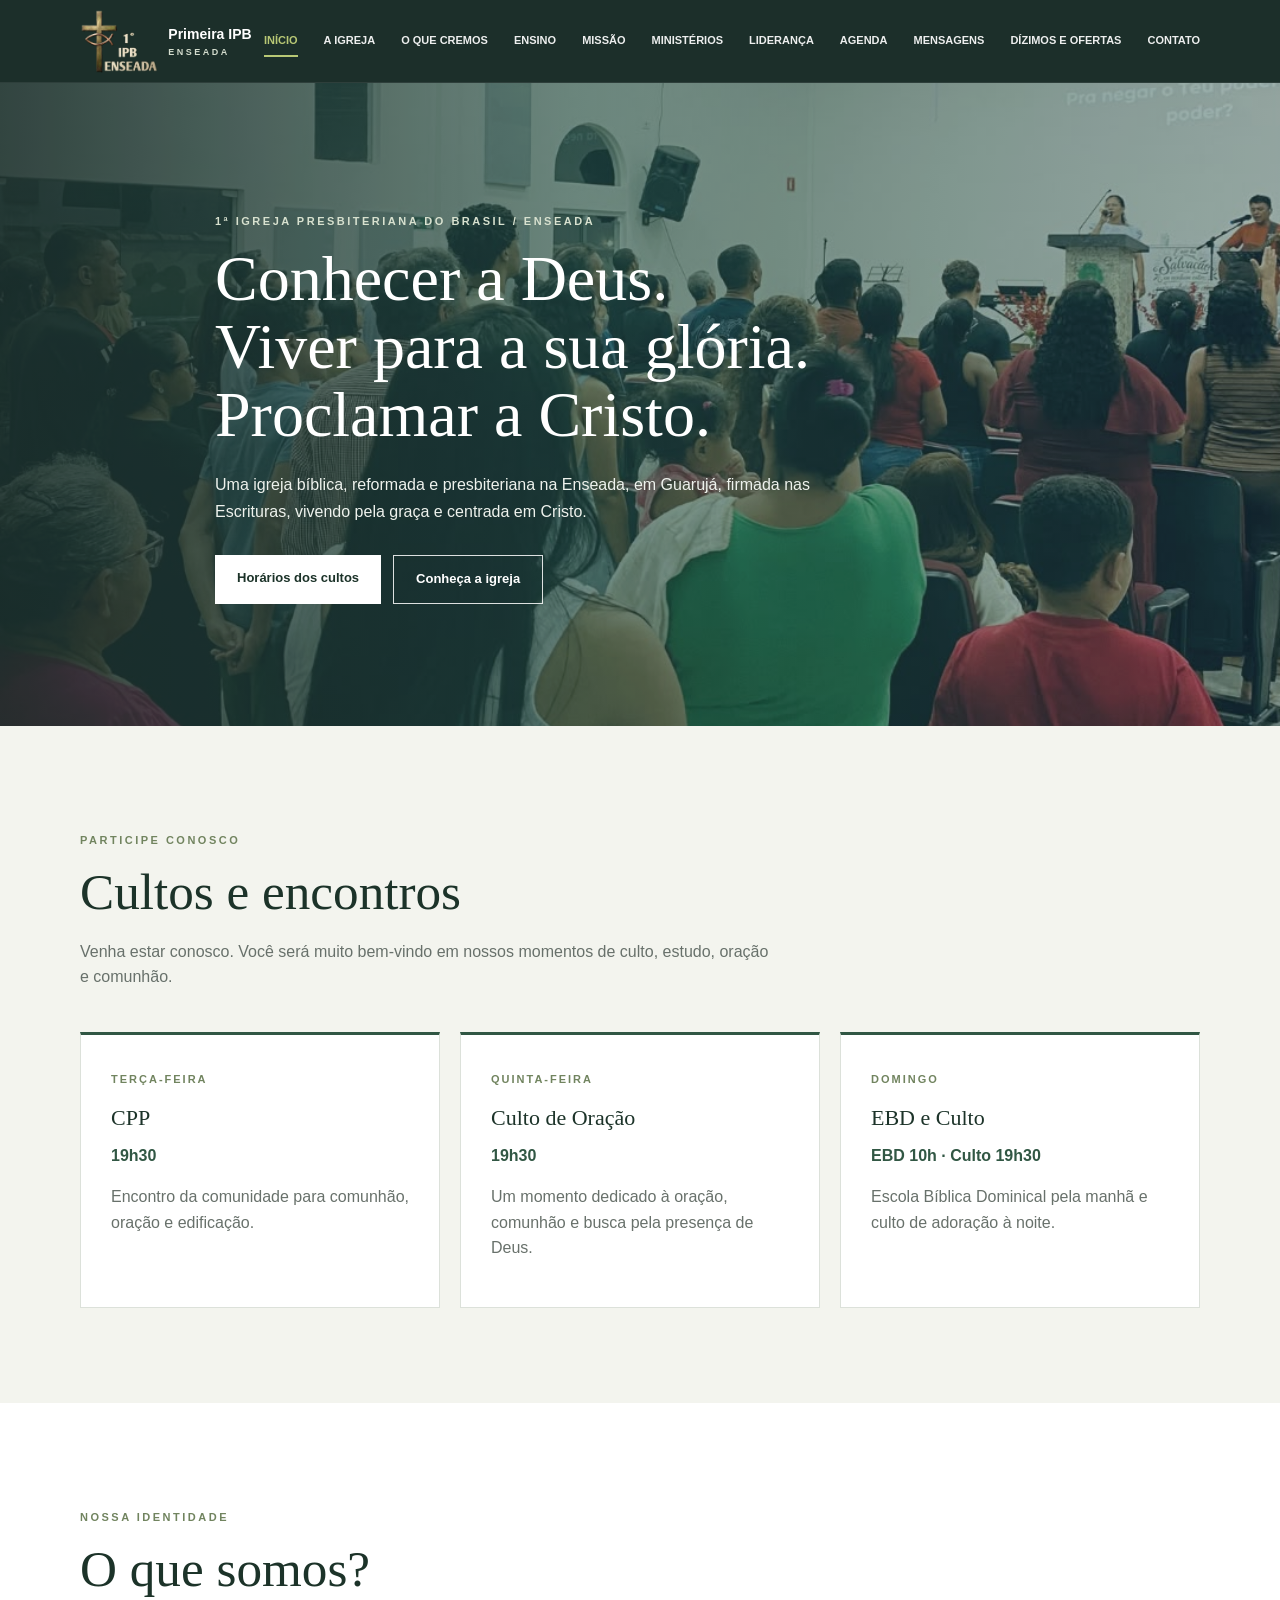
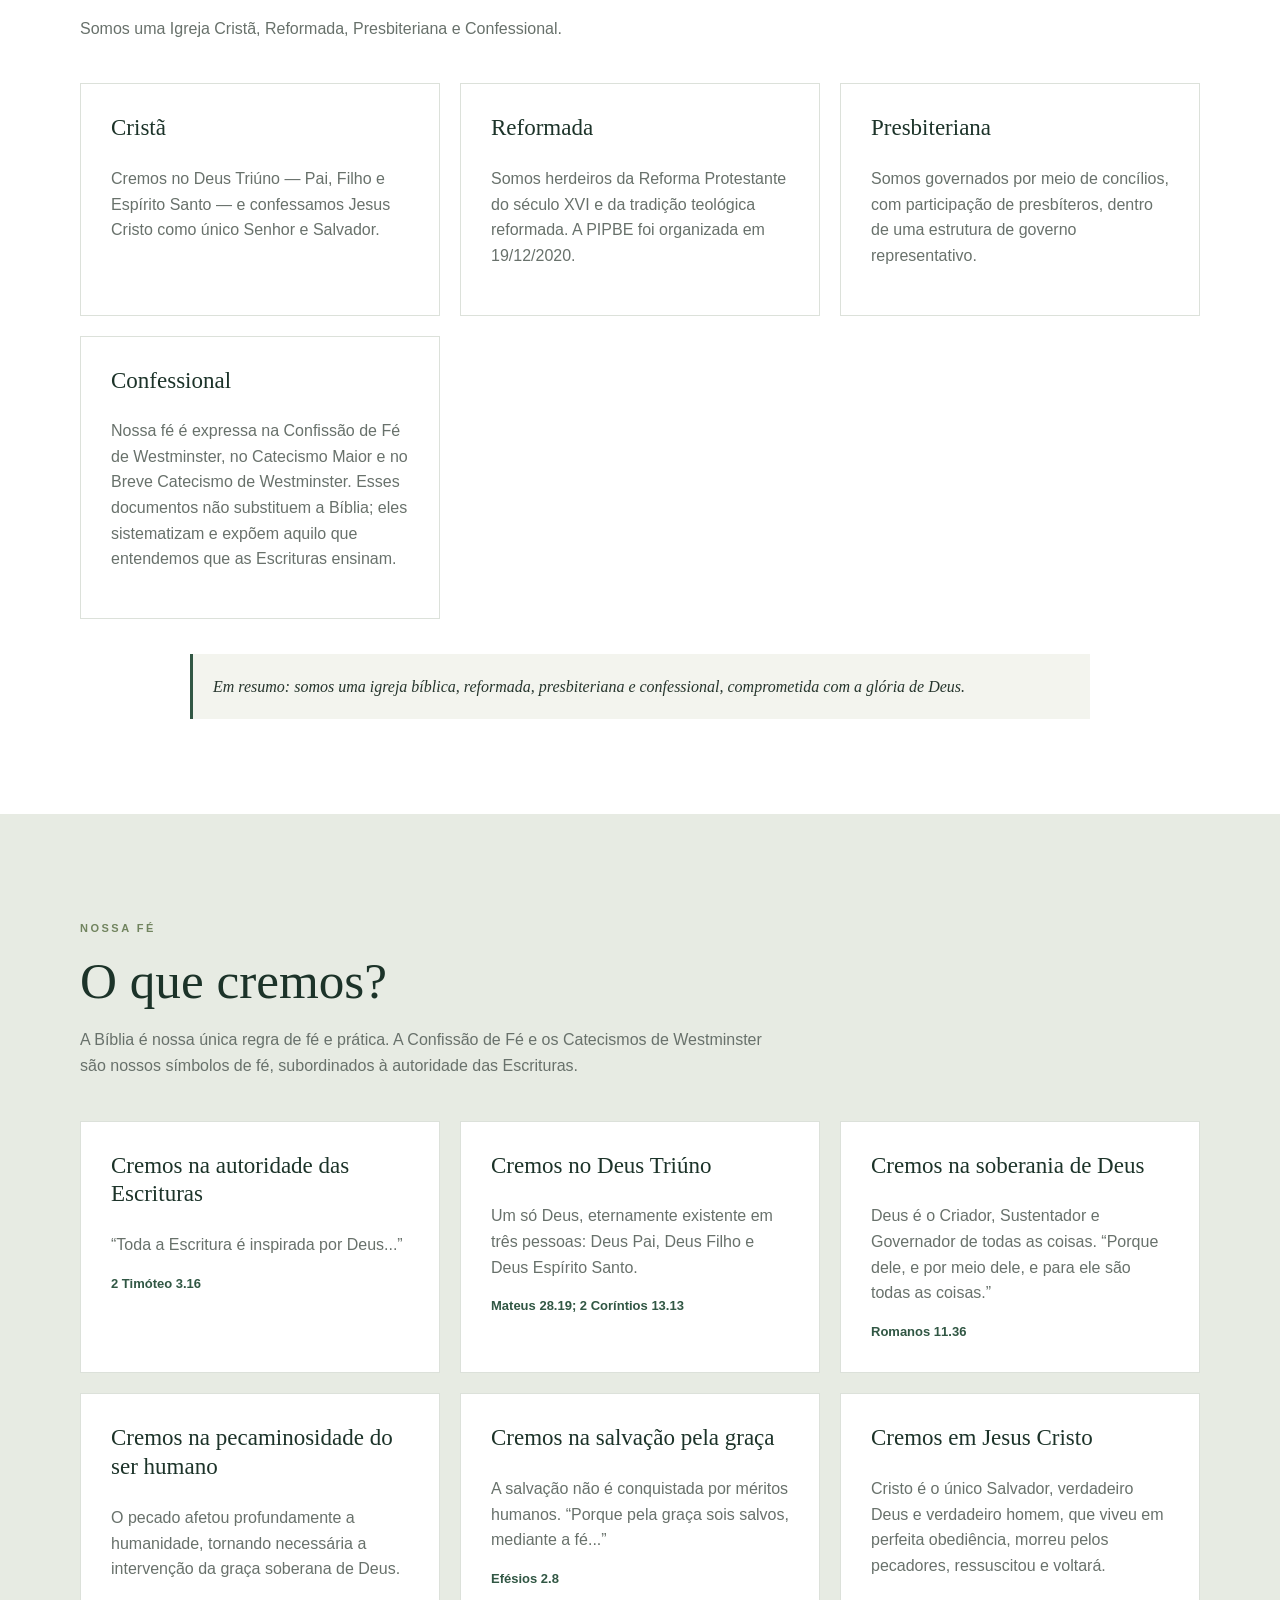
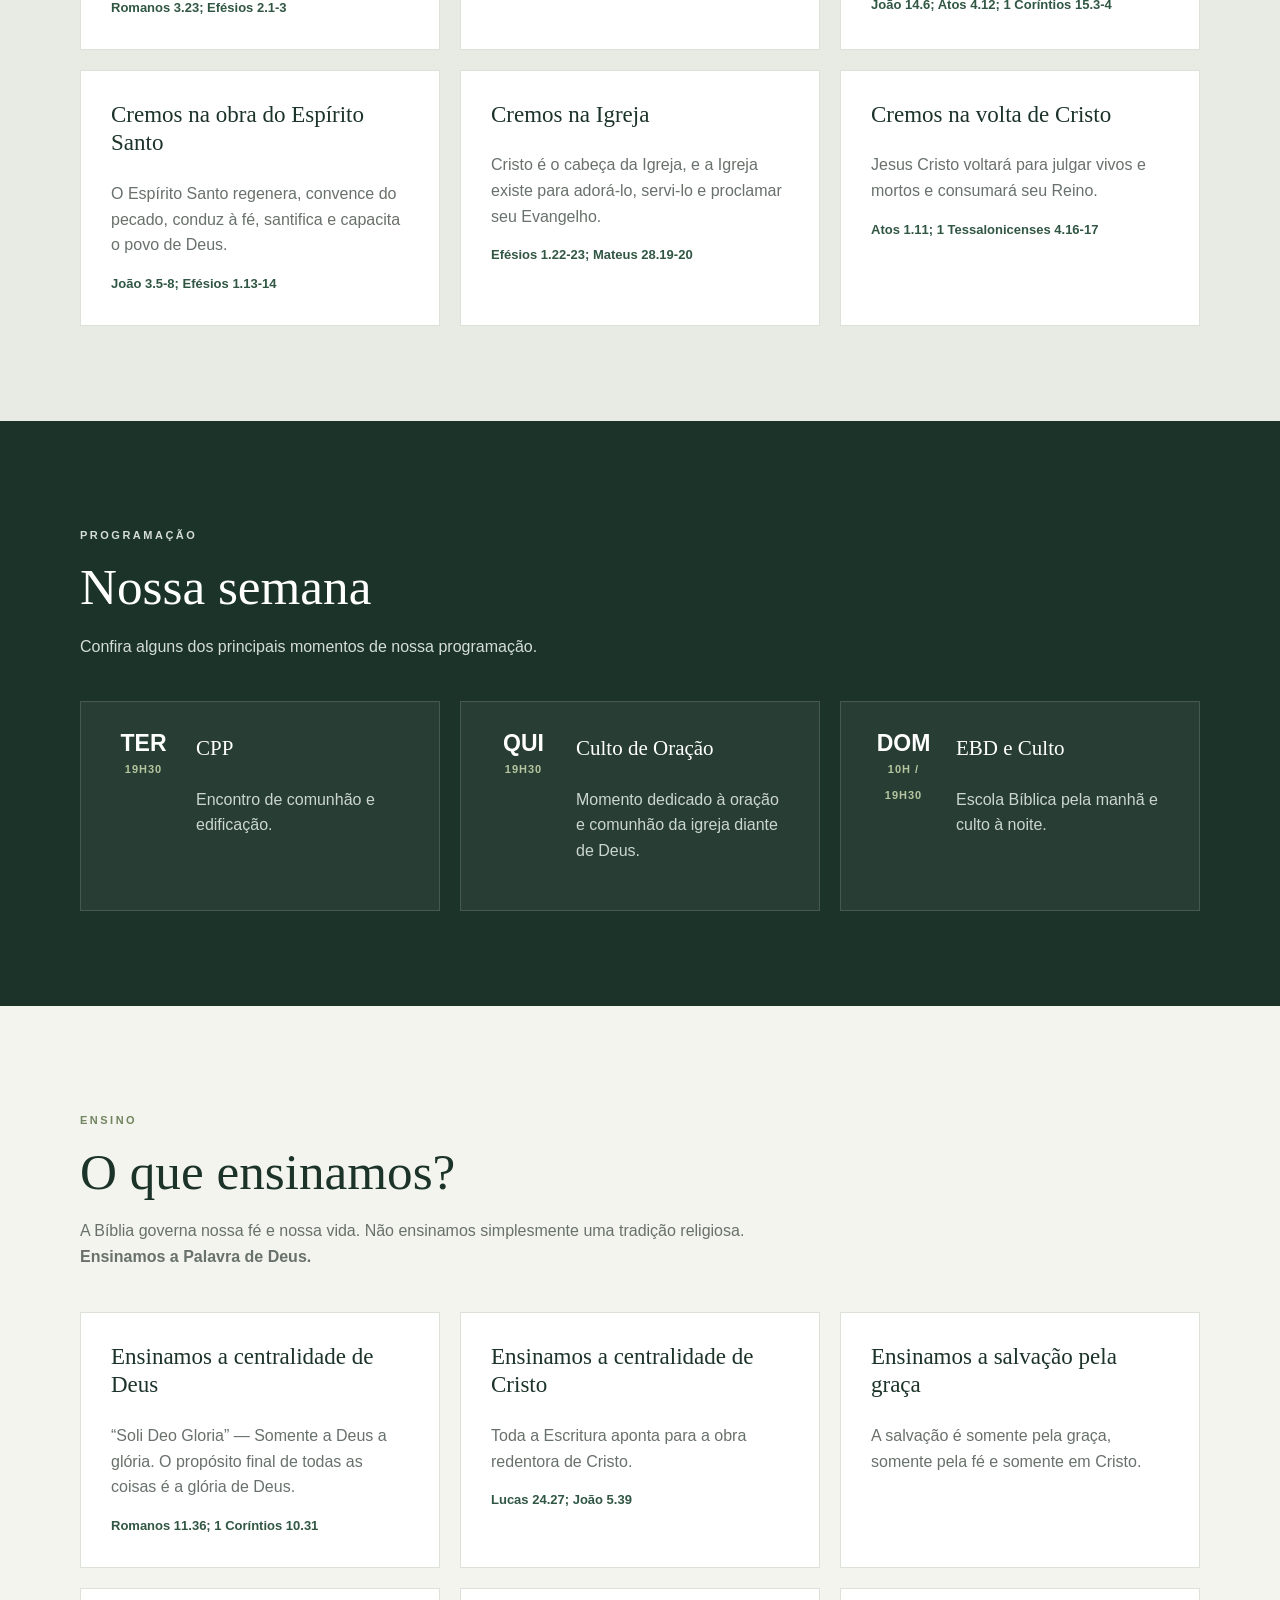
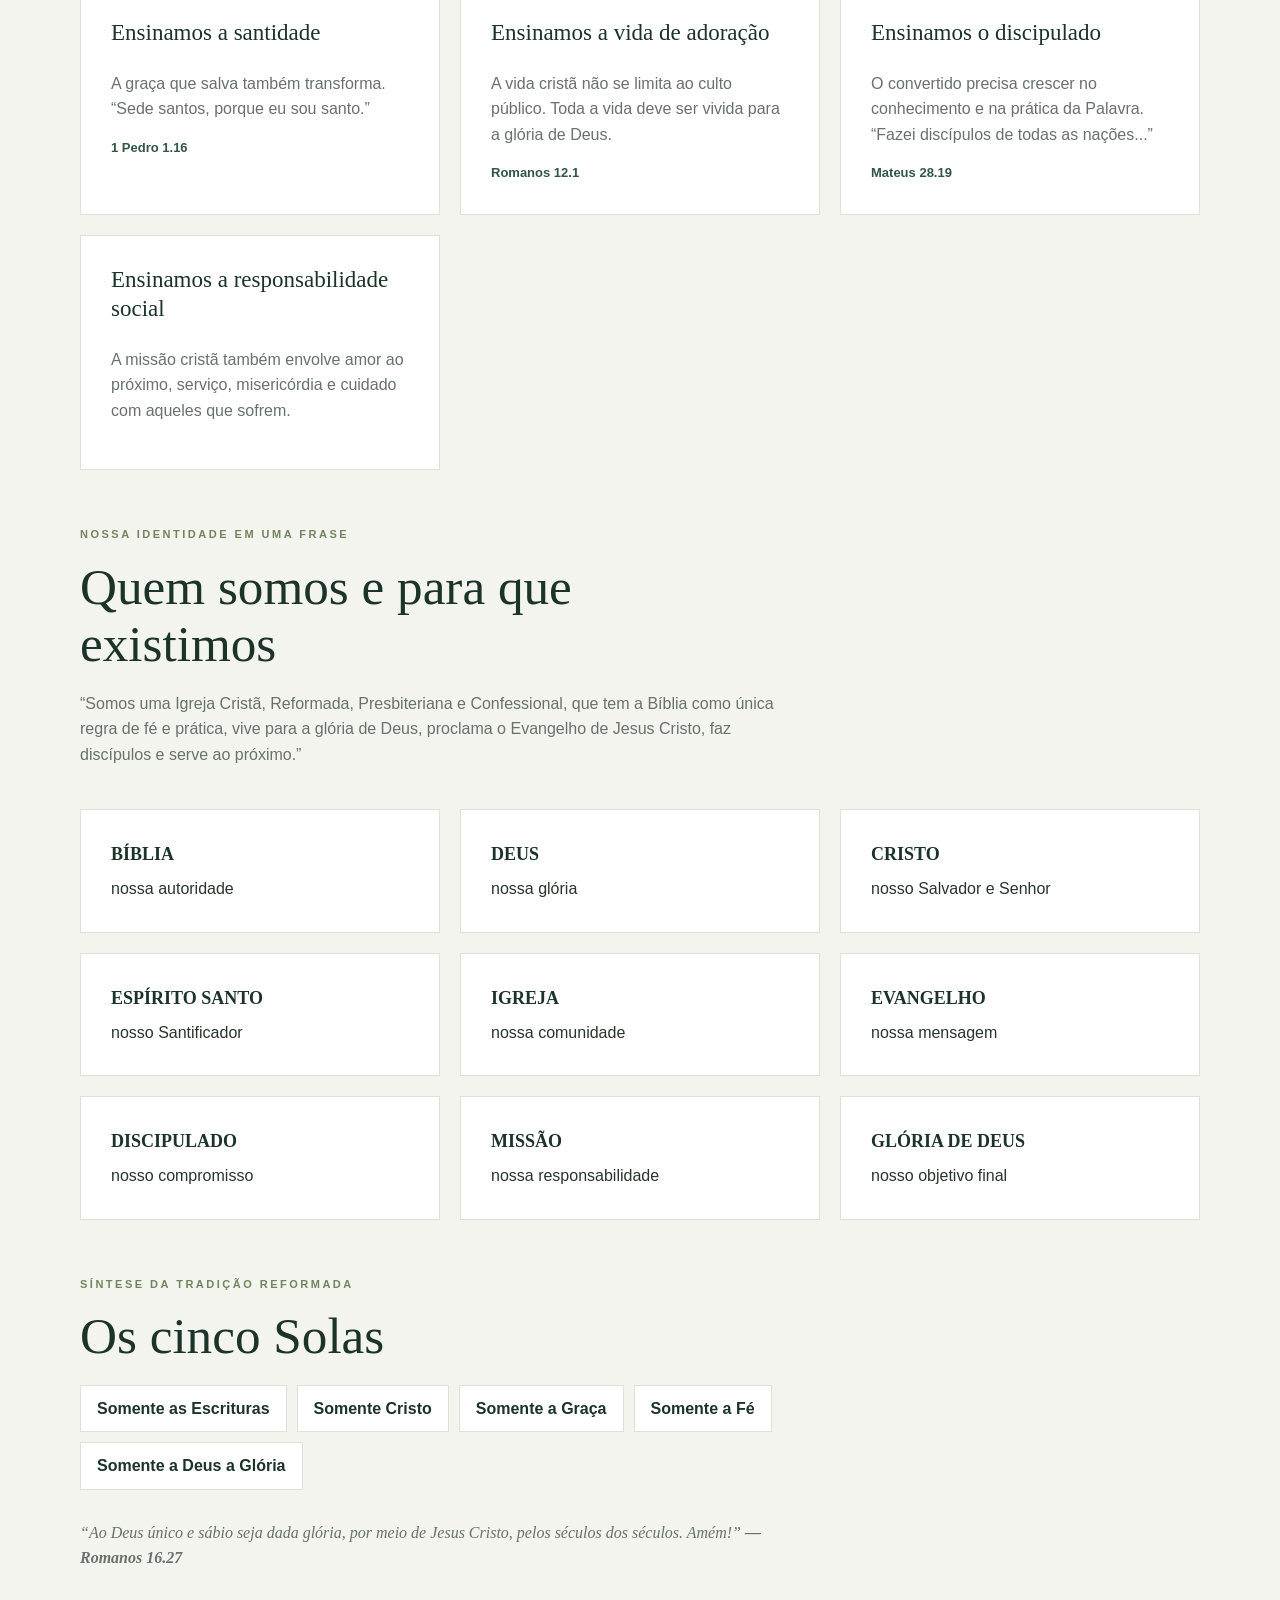
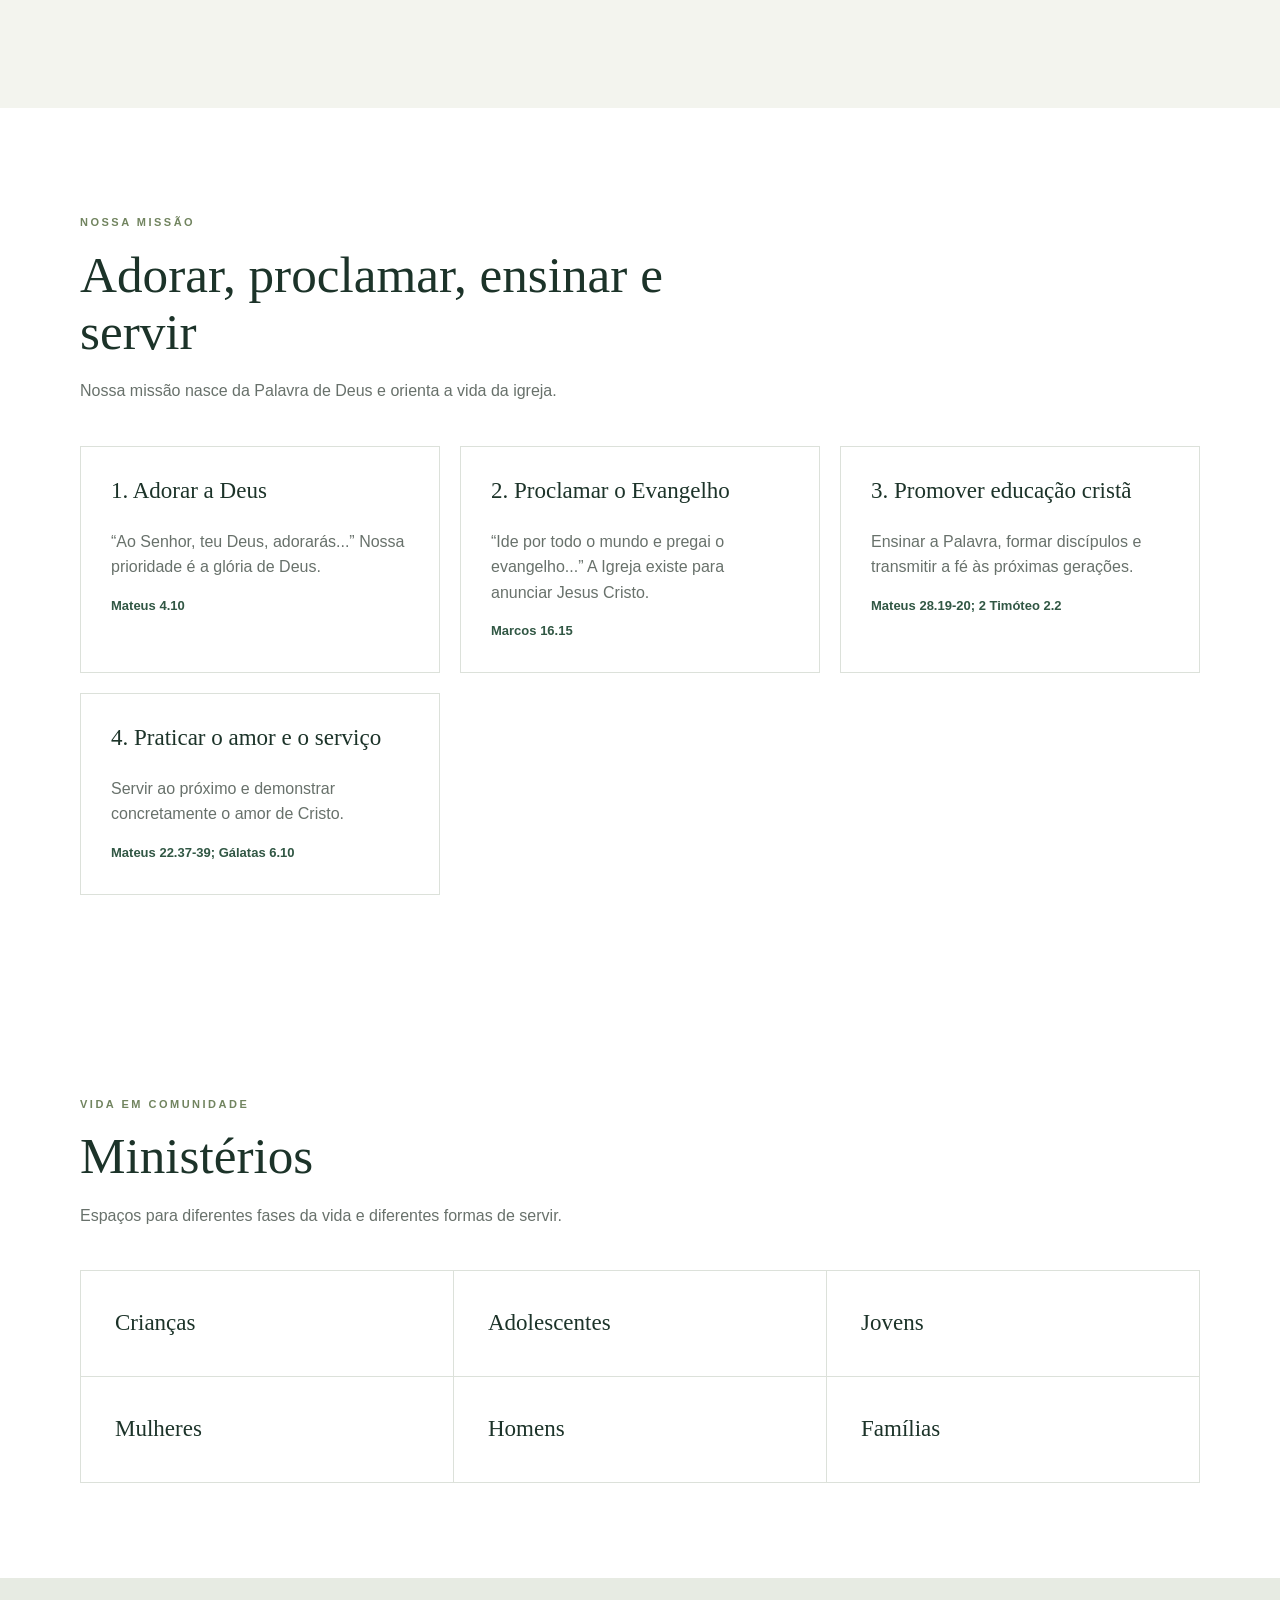
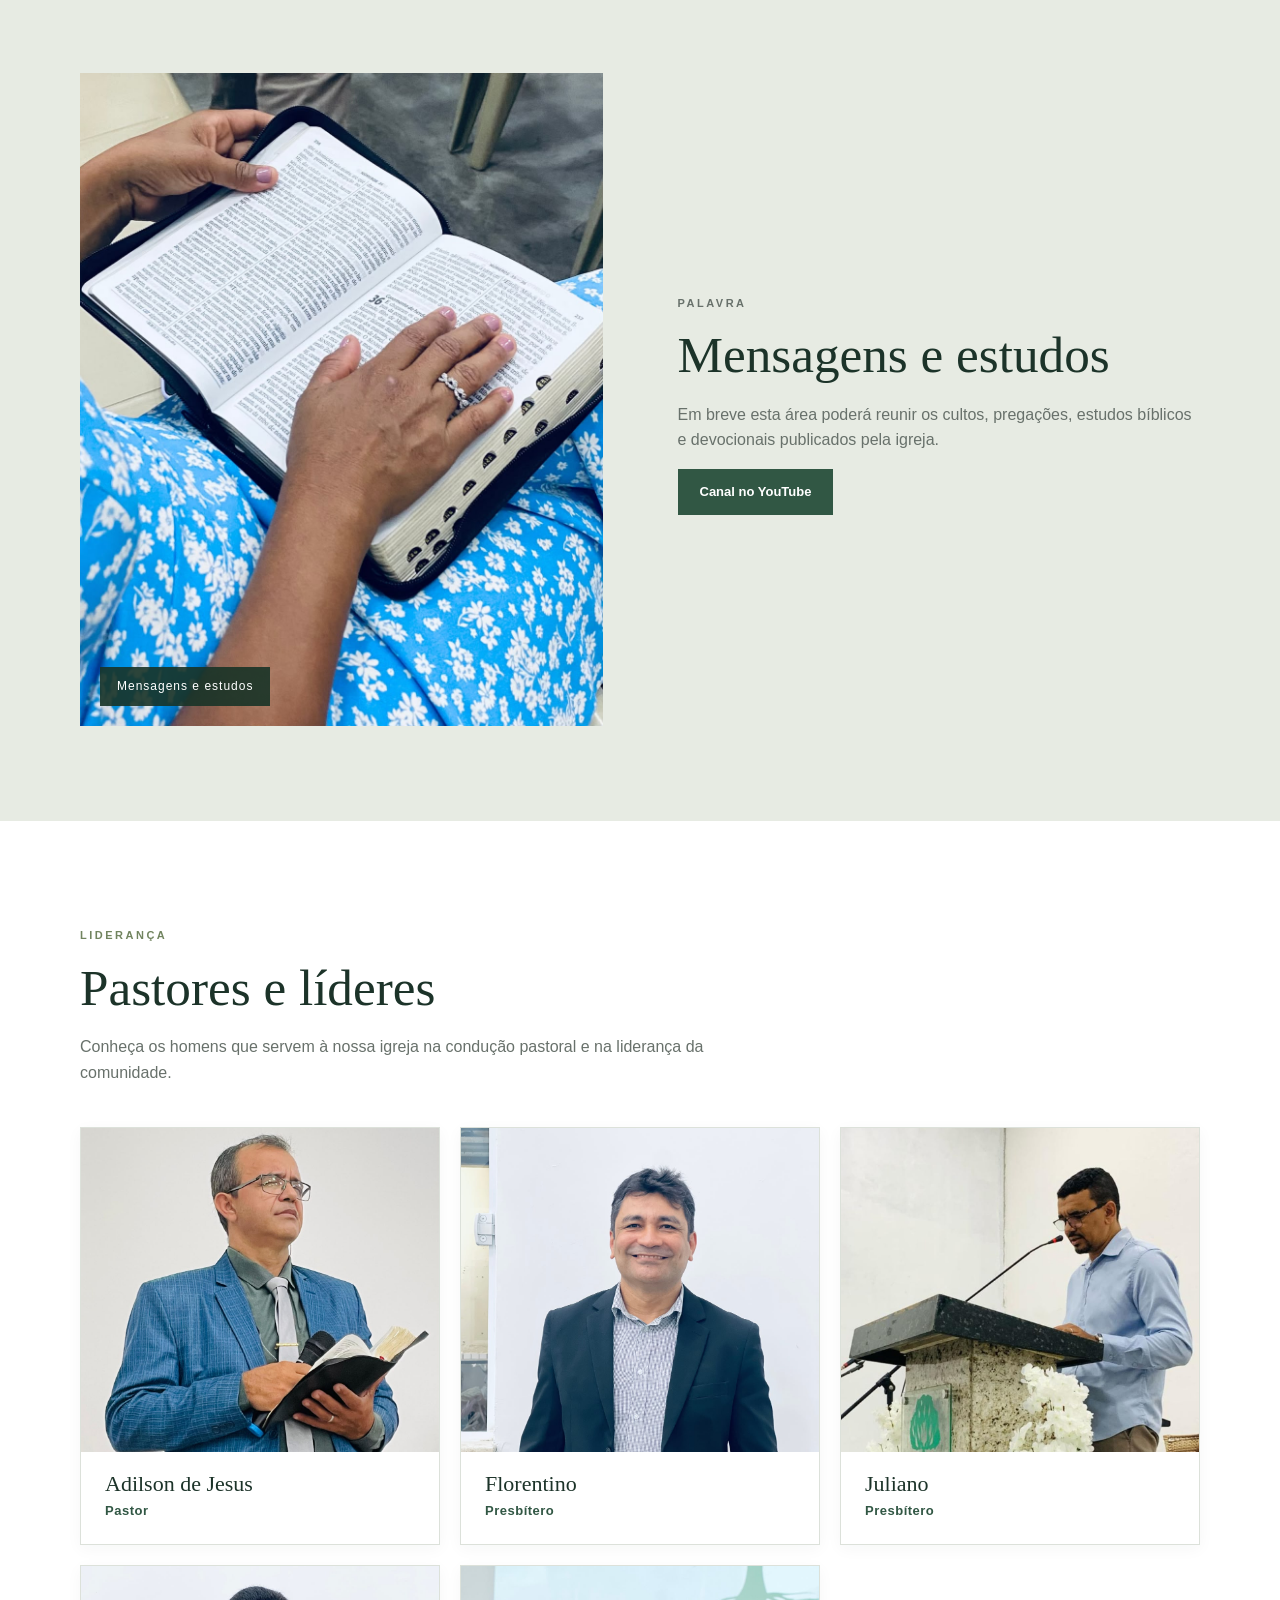
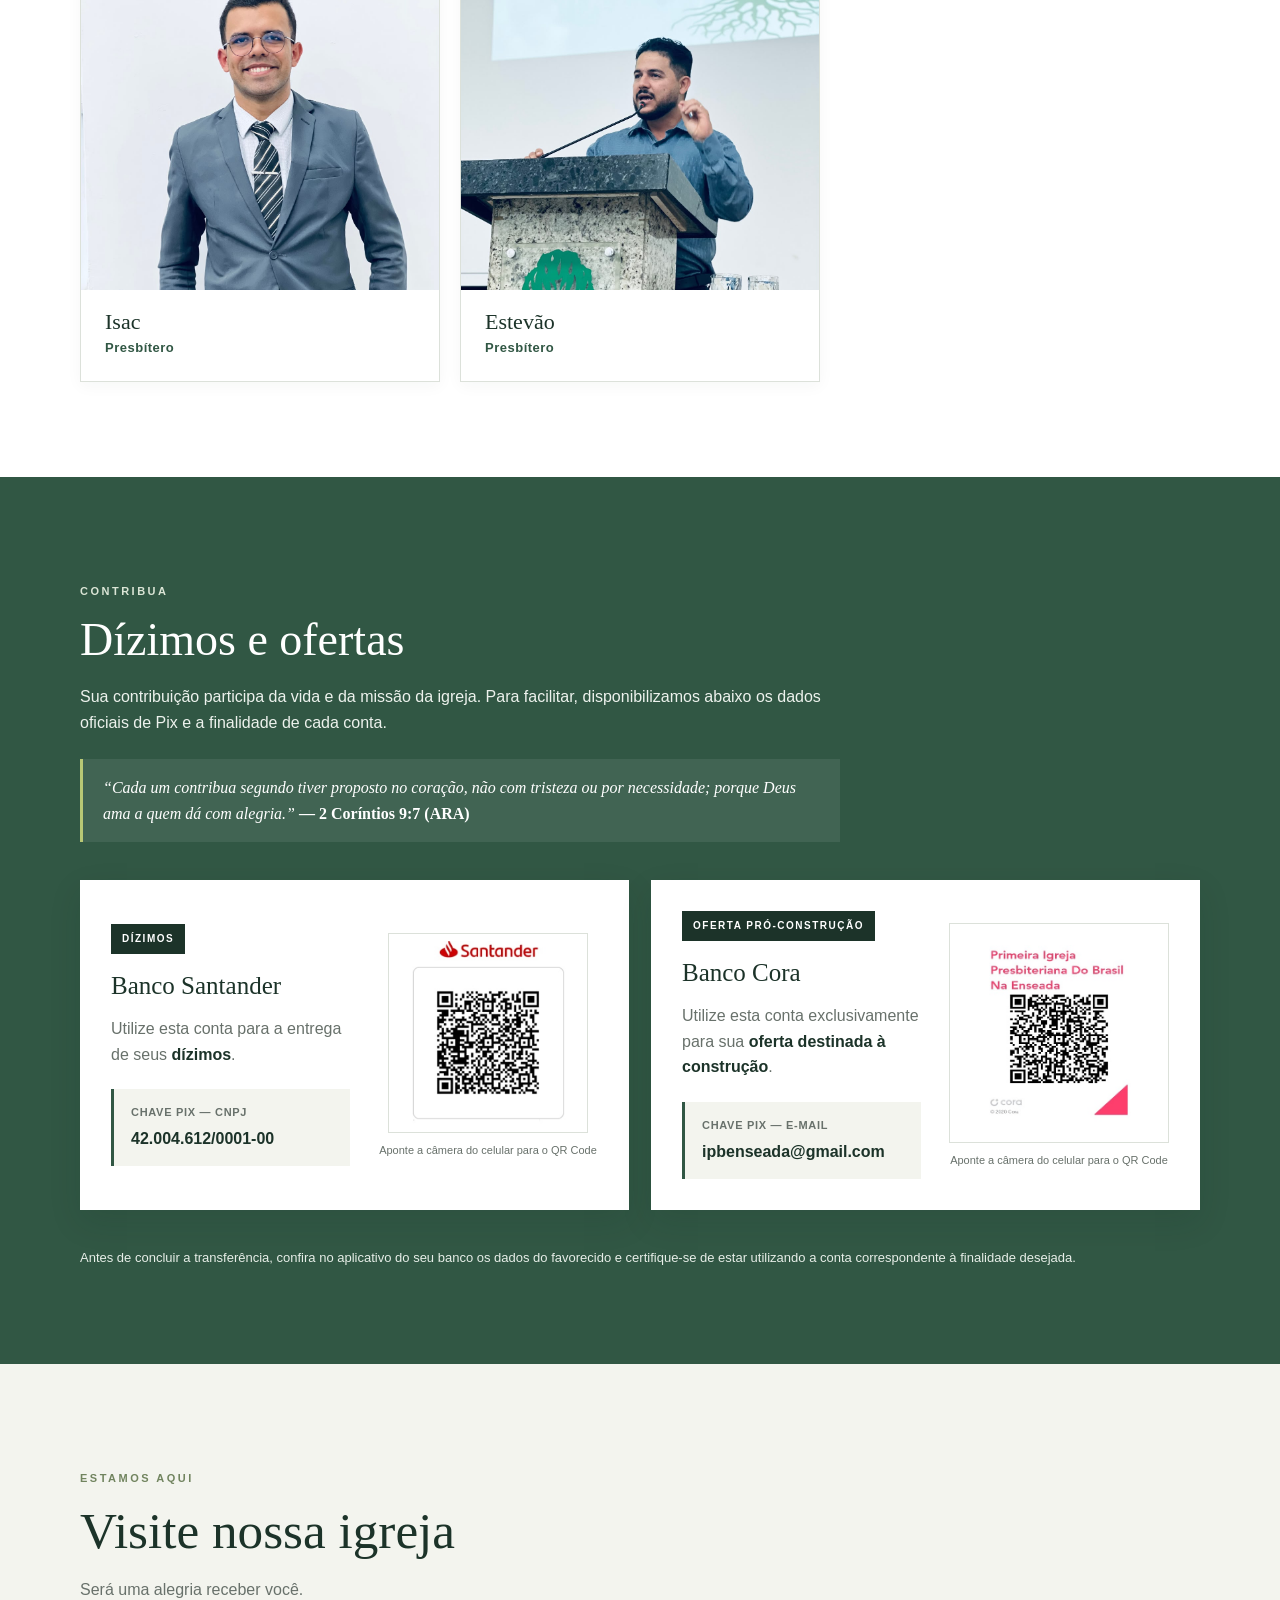
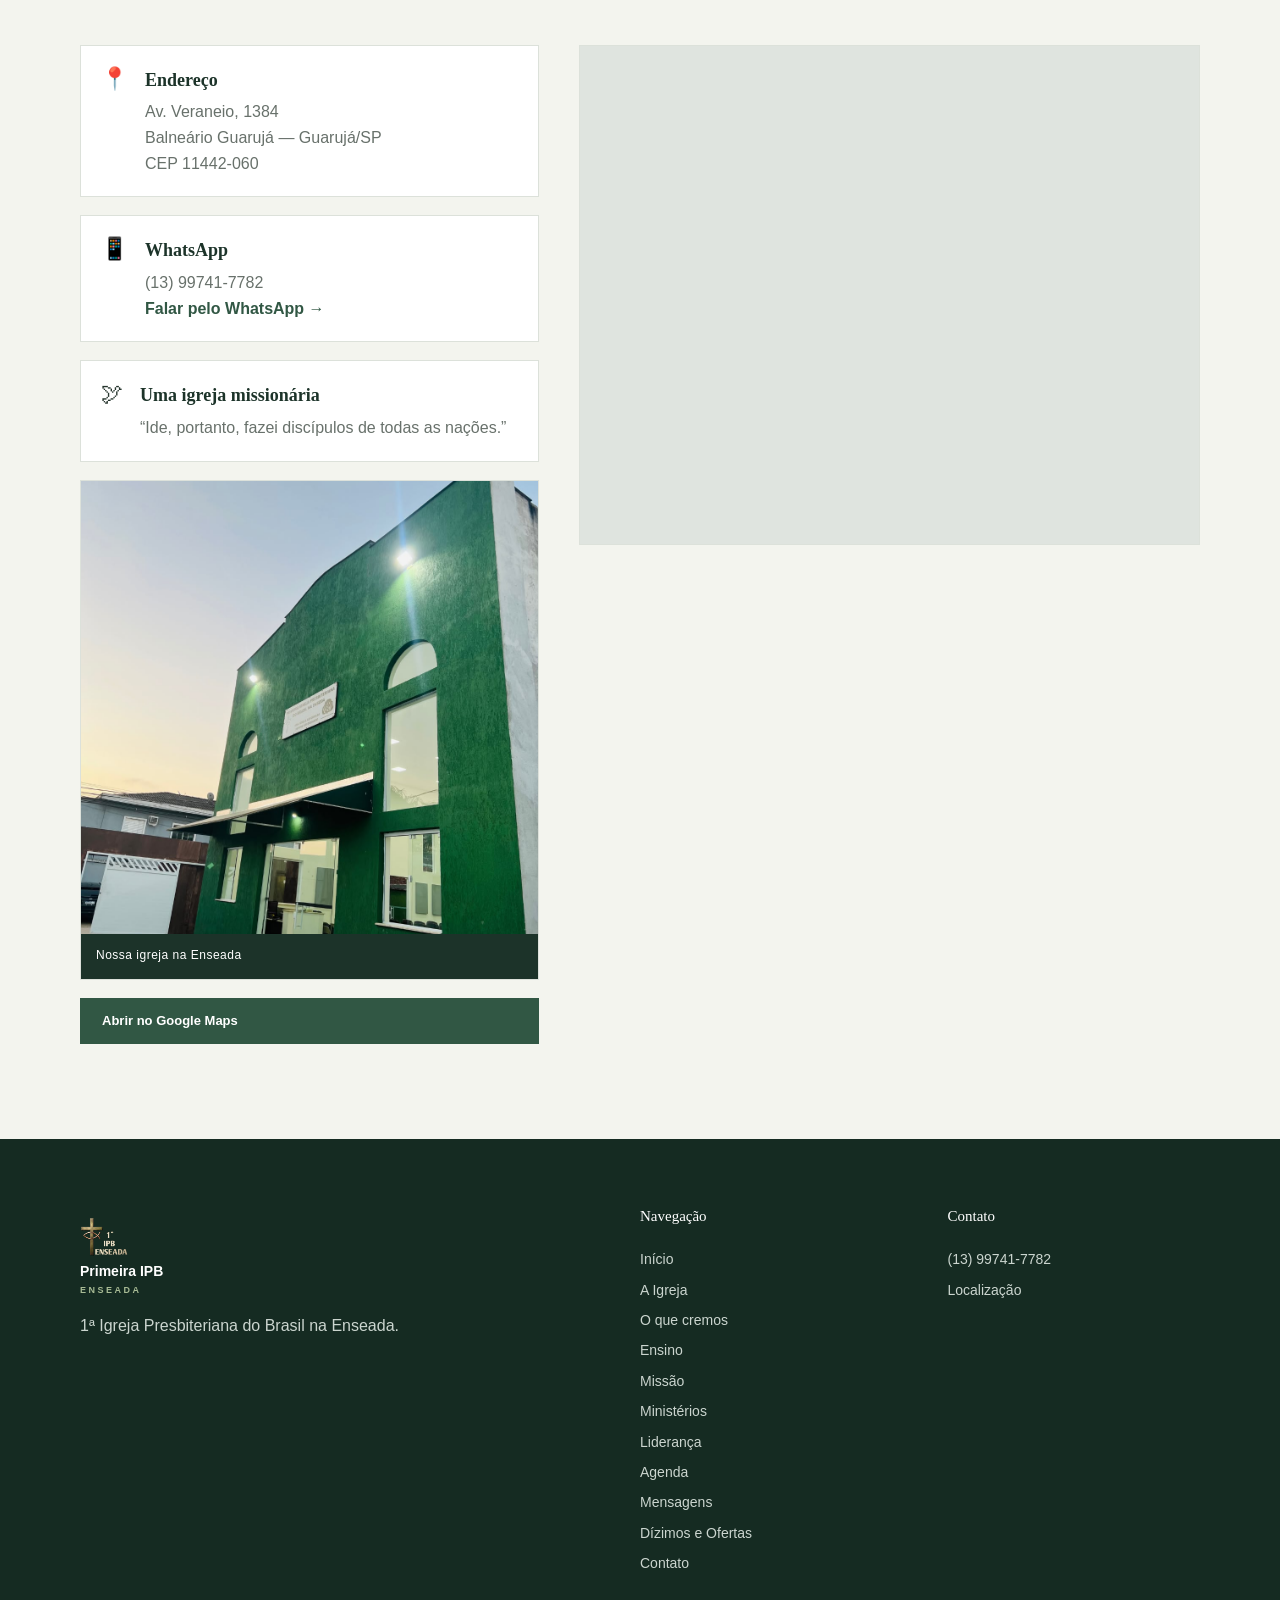
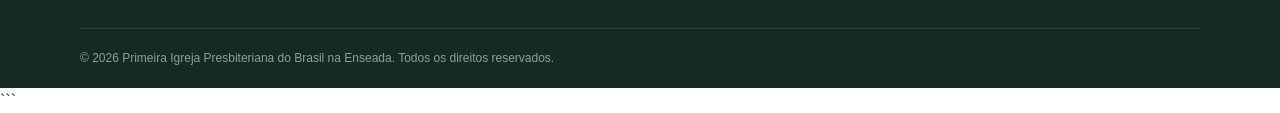
<file: index.html>
<!DOCTYPE html>

<html lang="pt-BR">

<head>
    <meta charset="UTF-8">
    <meta name="viewport" content="width=device-width, initial-scale=1.0">

```
<title>Primeira IPB Enseada | Igreja Presbiteriana</title>

<meta
    name="description"
    content="Primeira Igreja Presbiteriana do Brasil na Enseada, Guarujá. Uma igreja missionária comprometida com o evangelho, a Palavra de Deus e a vida em comunidade."
>

<link rel="stylesheet" href="styles.css">
```

</head>

<body>

```
<!-- =========================
     CABEÇALHO
========================== -->

<header class="header">

    <div class="container header-content">

        <a href="#inicio" class="logo">

            <img
                src="images/logo.jpg"
                alt="Primeira IPB Enseada"
                class="logo-image"
            >

            <span class="logo-text">
                <strong>Primeira IPB</strong>
                <small>Enseada</small>
            </span>

        </a>

        <button
            class="menu-button"
            id="menuButton"
            aria-label="Abrir menu"
            aria-expanded="false"
            type="button"
        >
            ☰
        </button>

        <nav class="nav" id="mainNav">

            <a href="#inicio">Início</a>
            <a href="#igreja">A Igreja</a>
            <a href="#cremos">O que cremos</a>
            <a href="#ensino">Ensino</a>
            <a href="#missao">Missão</a>
            <a href="#ministerios">Ministérios</a>
            <a href="#lideranca">Liderança</a>
            <a href="#agenda">Agenda</a>
            <a href="#mensagens">Mensagens</a>
            <a href="#ofertas">Dízimos e Ofertas</a>
            <a href="#contato">Contato</a>

        </nav>

    </div>

</header>


<main>

    <!-- =========================
         HERO
    ========================== -->

    <section id="inicio" class="hero">

        <img
            src="images/hero-enseada.jpg"
            alt="Igreja durante o culto"
            class="hero-image"
        >

        <div class="hero-overlay"></div>

        <div class="container hero-content">

            <p class="eyebrow">
                1ª Igreja Presbiteriana do Brasil / Enseada
            </p>

			<h1>
				Conhecer a Deus.<br>
				Viver para a sua glória.<br>
				Proclamar a Cristo.
			</h1>

			<p class="hero-text">
				Uma igreja bíblica, reformada e presbiteriana na Enseada, em Guarujá,
				firmada nas Escrituras, vivendo pela graça e centrada em Cristo.
			</p>

            <div class="hero-buttons">

                <a href="#cultos" class="button button-light">
                    Horários dos cultos
                </a>

                <a href="#igreja" class="button button-outline">
                    Conheça a igreja
                </a>

            </div>

        </div>

    </section>


    <!-- =========================
         CULTOS
    ========================== -->

    <section id="cultos" class="section section-light">

        <div class="container">

            <div class="section-heading">

                <p class="eyebrow">
                    Participe conosco
                </p>

                <h2>
                    Cultos e encontros
                </h2>

                <p>
                    Venha estar conosco. Você será muito bem-vindo
                    em nossos momentos de culto, estudo, oração e comunhão.
                </p>

            </div>

            <div class="schedule-grid">

                <article class="schedule-card">

                    <span class="schedule-day">
                        TERÇA-FEIRA
                    </span>

                    <h3>
                        CPP
                    </h3>

                    <strong>
                        19h30
                    </strong>

                    <p>
                        Encontro da comunidade para comunhão,
                        oração e edificação.
                    </p>

                </article>


                <article class="schedule-card">

                    <span class="schedule-day">
                        QUINTA-FEIRA
                    </span>

                    <h3>
                        Culto de Oração
                    </h3>

                    <strong>
                        19h30
                    </strong>

                    <p>
                        Um momento dedicado à oração,
                        comunhão e busca pela presença de Deus.
                    </p>

                </article>


                <article class="schedule-card">

                    <span class="schedule-day">
                        DOMINGO
                    </span>

                    <h3>
                        EBD e Culto
                    </h3>

                    <strong>
                        EBD 10h · Culto 19h30
                    </strong>

                    <p>
                        Escola Bíblica Dominical pela manhã
                        e culto de adoração à noite.
                    </p>

                </article>

            </div>

        </div>

    </section>


    <!-- =========================
         A IGREJA
    ========================== -->

    <section id="igreja" class="section">

        <div class="container">

            <div class="section-heading">

                <p class="eyebrow">
                    Nossa identidade
                </p>

                <h2>
                    O que somos?
                </h2>

                <p>
                    Somos uma Igreja Cristã, Reformada, Presbiteriana e Confessional.
                </p>

            </div>


            <div class="identity-grid">

                <article class="doctrine-card">

                    <h3>
                        Cristã
                    </h3>

                    <p>
                        Cremos no Deus Triúno — Pai, Filho e Espírito Santo —
                        e confessamos Jesus Cristo como único Senhor e Salvador.
                    </p>

                </article>


                <article class="doctrine-card">

                    <h3>
                        Reformada
                    </h3>

                    <p>
                        Somos herdeiros da Reforma Protestante do século XVI
                        e da tradição teológica reformada.
                        A PIPBE foi organizada em 19/12/2020.
                    </p>

                </article>


                <article class="doctrine-card">

                    <h3>
                        Presbiteriana
                    </h3>

                    <p>
                        Somos governados por meio de concílios,
                        com participação de presbíteros,
                        dentro de uma estrutura de governo representativo.
                    </p>

                </article>


                <article class="doctrine-card">

                    <h3>
                        Confessional
                    </h3>

                    <p>
                        Nossa fé é expressa na Confissão de Fé de Westminster,
                        no Catecismo Maior e no Breve Catecismo de Westminster.
                        Esses documentos não substituem a Bíblia;
                        eles sistematizam e expõem aquilo que entendemos
                        que as Escrituras ensinam.
                    </p>

                </article>

            </div>


            <p class="mission-verse identity-summary">
                Em resumo: somos uma igreja bíblica, reformada,
                presbiteriana e confessional,
                comprometida com a glória de Deus.
            </p>

        </div>

    </section>


    <!-- =========================
         O QUE CREMOS
    ========================== -->

    <section id="cremos" class="section section-soft">

        <div class="container">

            <div class="section-heading">

                <p class="eyebrow">
                    Nossa fé
                </p>

                <h2>
                    O que cremos?
                </h2>

                <p>
                    A Bíblia é nossa única regra de fé e prática.
                    A Confissão de Fé e os Catecismos de Westminster
                    são nossos símbolos de fé,
                    subordinados à autoridade das Escrituras.
                </p>

            </div>


            <div class="belief-grid">

                <article class="doctrine-card">

                    <h3>
                        Cremos na autoridade das Escrituras
                    </h3>

                    <p>
                        “Toda a Escritura é inspirada por Deus...”
                    </p>

                    <span class="scripture-ref">
                        2 Timóteo 3.16
                    </span>

                </article>


                <article class="doctrine-card">

                    <h3>
                        Cremos no Deus Triúno
                    </h3>

                    <p>
                        Um só Deus, eternamente existente em três pessoas:
                        Deus Pai, Deus Filho e Deus Espírito Santo.
                    </p>

                    <span class="scripture-ref">
                        Mateus 28.19; 2 Coríntios 13.13
                    </span>

                </article>


                <article class="doctrine-card">

                    <h3>
                        Cremos na soberania de Deus
                    </h3>

                    <p>
                        Deus é o Criador, Sustentador e Governador de todas as coisas.
                        “Porque dele, e por meio dele, e para ele são todas as coisas.”
                    </p>

                    <span class="scripture-ref">
                        Romanos 11.36
                    </span>

                </article>


                <article class="doctrine-card">

                    <h3>
                        Cremos na pecaminosidade do ser humano
                    </h3>

                    <p>
                        O pecado afetou profundamente a humanidade,
                        tornando necessária a intervenção da graça soberana de Deus.
                    </p>

                    <span class="scripture-ref">
                        Romanos 3.23; Efésios 2.1-3
                    </span>

                </article>


                <article class="doctrine-card">

                    <h3>
                        Cremos na salvação pela graça
                    </h3>

                    <p>
                        A salvação não é conquistada por méritos humanos.
                        “Porque pela graça sois salvos, mediante a fé...”
                    </p>

                    <span class="scripture-ref">
                        Efésios 2.8
                    </span>

                </article>


                <article class="doctrine-card">

                    <h3>
                        Cremos em Jesus Cristo
                    </h3>

                    <p>
                        Cristo é o único Salvador, verdadeiro Deus e verdadeiro homem,
                        que viveu em perfeita obediência,
                        morreu pelos pecadores, ressuscitou e voltará.
                    </p>

                    <span class="scripture-ref">
                        João 14.6; Atos 4.12; 1 Coríntios 15.3-4
                    </span>

                </article>


                <article class="doctrine-card">

                    <h3>
                        Cremos na obra do Espírito Santo
                    </h3>

                    <p>
                        O Espírito Santo regenera, convence do pecado,
                        conduz à fé, santifica e capacita o povo de Deus.
                    </p>

                    <span class="scripture-ref">
                        João 3.5-8; Efésios 1.13-14
                    </span>

                </article>


                <article class="doctrine-card">

                    <h3>
                        Cremos na Igreja
                    </h3>

                    <p>
                        Cristo é o cabeça da Igreja,
                        e a Igreja existe para adorá-lo,
                        servi-lo e proclamar seu Evangelho.
                    </p>

                    <span class="scripture-ref">
                        Efésios 1.22-23; Mateus 28.19-20
                    </span>

                </article>


                <article class="doctrine-card">

                    <h3>
                        Cremos na volta de Cristo
                    </h3>

                    <p>
                        Jesus Cristo voltará para julgar vivos e mortos
                        e consumará seu Reino.
                    </p>

                    <span class="scripture-ref">
                        Atos 1.11; 1 Tessalonicenses 4.16-17
                    </span>

                </article>

            </div>

        </div>

    </section>


    <!-- =========================
         AGENDA
    ========================== -->

    <section id="agenda" class="section section-dark">

        <div class="container">

            <div class="section-heading light">

                <p class="eyebrow">
                    Programação
                </p>

                <h2>
                    Nossa semana
                </h2>

                <p>
                    Confira alguns dos principais momentos
                    de nossa programação.
                </p>

            </div>


            <div class="event-grid">

                <article class="event-card">

                    <div class="event-date">

                        <strong>TER</strong>
                        <span>19H30</span>

                    </div>

                    <div>

                        <h3>
                            CPP
                        </h3>

                        <p>
                            Encontro de comunhão e edificação.
                        </p>

                    </div>

                </article>


                <article class="event-card">

                    <div class="event-date">

                        <strong>QUI</strong>
                        <span>19H30</span>

                    </div>

                    <div>

                        <h3>
                            Culto de Oração
                        </h3>

                        <p>
                            Momento dedicado à oração e comunhão
                            da igreja diante de Deus.
                        </p>

                    </div>

                </article>


                <article class="event-card">

                    <div class="event-date">

                        <strong>DOM</strong>
                        <span>10H / 19H30</span>

                    </div>

                    <div>

                        <h3>
                            EBD e Culto
                        </h3>

                        <p>
                            Escola Bíblica pela manhã e culto à noite.
                        </p>

                    </div>

                </article>

            </div>

        </div>

    </section>


    <!-- =========================
         ENSINO
    ========================== -->

    <section id="ensino" class="section section-light">

        <div class="container">

            <div class="section-heading">

                <p class="eyebrow">
                    Ensino
                </p>

                <h2>
                    O que ensinamos?
                </h2>

                <p>
                    A Bíblia governa nossa fé e nossa vida.
                    Não ensinamos simplesmente uma tradição religiosa.
                    <strong>Ensinamos a Palavra de Deus.</strong>
                </p>

            </div>


            <div class="belief-grid">

                <article class="doctrine-card">

                    <h3>
                        Ensinamos a centralidade de Deus
                    </h3>

                    <p>
                        “Soli Deo Gloria” — Somente a Deus a glória.
                        O propósito final de todas as coisas é a glória de Deus.
                    </p>

                    <span class="scripture-ref">
                        Romanos 11.36; 1 Coríntios 10.31
                    </span>

                </article>


                <article class="doctrine-card">

                    <h3>
                        Ensinamos a centralidade de Cristo
                    </h3>

                    <p>
                        Toda a Escritura aponta para a obra redentora de Cristo.
                    </p>

                    <span class="scripture-ref">
                        Lucas 24.27; João 5.39
                    </span>

                </article>


                <article class="doctrine-card">

                    <h3>
                        Ensinamos a salvação pela graça
                    </h3>

                    <p>
                        A salvação é somente pela graça,
                        somente pela fé e somente em Cristo.
                    </p>

                </article>


                <article class="doctrine-card">

                    <h3>
                        Ensinamos a santidade
                    </h3>

                    <p>
                        A graça que salva também transforma.
                        “Sede santos, porque eu sou santo.”
                    </p>

                    <span class="scripture-ref">
                        1 Pedro 1.16
                    </span>

                </article>


                <article class="doctrine-card">

                    <h3>
                        Ensinamos a vida de adoração
                    </h3>

                    <p>
                        A vida cristã não se limita ao culto público.
                        Toda a vida deve ser vivida para a glória de Deus.
                    </p>

                    <span class="scripture-ref">
                        Romanos 12.1
                    </span>

                </article>


                <article class="doctrine-card">

                    <h3>
                        Ensinamos o discipulado
                    </h3>

                    <p>
                        O convertido precisa crescer no conhecimento
                        e na prática da Palavra.
                        “Fazei discípulos de todas as nações...”
                    </p>

                    <span class="scripture-ref">
                        Mateus 28.19
                    </span>

                </article>


                <article class="doctrine-card">

                    <h3>
                        Ensinamos a responsabilidade social
                    </h3>

                    <p>
                        A missão cristã também envolve amor ao próximo,
                        serviço, misericórdia e cuidado com aqueles que sofrem.
                    </p>

                </article>

            </div>


            <div class="section-heading" style="margin-top: 3.5rem;">

                <p class="eyebrow">
                    Nossa identidade em uma frase
                </p>

                <h2>
                    Quem somos e para que existimos
                </h2>

                <p>
                    “Somos uma Igreja Cristã, Reformada, Presbiteriana e Confessional,
                    que tem a Bíblia como única regra de fé e prática,
                    vive para a glória de Deus,
                    proclama o Evangelho de Jesus Cristo,
                    faz discípulos e serve ao próximo.”
                </p>

            </div>


            <div class="foundation-grid">

                <article class="foundation-card">
                    <strong>BÍBLIA</strong>
                    nossa autoridade
                </article>

                <article class="foundation-card">
                    <strong>DEUS</strong>
                    nossa glória
                </article>

                <article class="foundation-card">
                    <strong>CRISTO</strong>
                    nosso Salvador e Senhor
                </article>

                <article class="foundation-card">
                    <strong>ESPÍRITO SANTO</strong>
                    nosso Santificador
                </article>

                <article class="foundation-card">
                    <strong>IGREJA</strong>
                    nossa comunidade
                </article>

                <article class="foundation-card">
                    <strong>EVANGELHO</strong>
                    nossa mensagem
                </article>

                <article class="foundation-card">
                    <strong>DISCIPULADO</strong>
                    nosso compromisso
                </article>

                <article class="foundation-card">
                    <strong>MISSÃO</strong>
                    nossa responsabilidade
                </article>

                <article class="foundation-card">
                    <strong>GLÓRIA DE DEUS</strong>
                    nosso objetivo final
                </article>

            </div>


            <div class="section-heading" style="margin-top: 3.5rem;">

                <p class="eyebrow">
                    Síntese da tradição reformada
                </p>

                <h2>
                    Os cinco Solas
                </h2>

                <ul class="solas-list">

                    <li>
                        Somente as Escrituras
                    </li>

                    <li>
                        Somente Cristo
                    </li>

                    <li>
                        Somente a Graça
                    </li>

                    <li>
                        Somente a Fé
                    </li>

                    <li>
                        Somente a Deus a Glória
                    </li>

                </ul>

                <p class="closing-verse">
                    “Ao Deus único e sábio seja dada glória,
                    por meio de Jesus Cristo,
                    pelos séculos dos séculos. Amém!”
                    <strong>— Romanos 16.27</strong>
                </p>

            </div>

        </div>

    </section>


    <!-- =========================
         MISSÃO
    ========================== -->

    <section id="missao" class="section">

        <div class="container">

            <div class="section-heading">

                <p class="eyebrow">
                    Nossa missão
                </p>

                <h2>
                    Adorar, proclamar, ensinar e servir
                </h2>

                <p>
                    Nossa missão nasce da Palavra de Deus
                    e orienta a vida da igreja.
                </p>

            </div>


            <div class="mission-grid">

                <article class="mission-card">

                    <h3>
                        1. Adorar a Deus
                    </h3>

                    <p>
                        “Ao Senhor, teu Deus, adorarás...”
                        Nossa prioridade é a glória de Deus.
                    </p>

                    <span class="scripture-ref">
                        Mateus 4.10
                    </span>

                </article>


                <article class="mission-card">

                    <h3>
                        2. Proclamar o Evangelho
                    </h3>

                    <p>
                        “Ide por todo o mundo e pregai o evangelho...”
                        A Igreja existe para anunciar Jesus Cristo.
                    </p>

                    <span class="scripture-ref">
                        Marcos 16.15
                    </span>

                </article>


                <article class="mission-card">

                    <h3>
                        3. Promover educação cristã
                    </h3>

                    <p>
                        Ensinar a Palavra, formar discípulos
                        e transmitir a fé às próximas gerações.
                    </p>

                    <span class="scripture-ref">
                        Mateus 28.19-20; 2 Timóteo 2.2
                    </span>

                </article>


                <article class="mission-card">

                    <h3>
                        4. Praticar o amor e o serviço
                    </h3>

                    <p>
                        Servir ao próximo e demonstrar concretamente
                        o amor de Cristo.
                    </p>

                    <span class="scripture-ref">
                        Mateus 22.37-39; Gálatas 6.10
                    </span>

                </article>

            </div>

        </div>

    </section>


    <!-- =========================
         MINISTÉRIOS
    ========================== -->

    <section id="ministerios" class="section">

        <div class="container">

            <div class="section-heading">

                <p class="eyebrow">
                    Vida em comunidade
                </p>

                <h2>
                    Ministérios
                </h2>

                <p>
                    Espaços para diferentes fases da vida
                    e diferentes formas de servir.
                </p>

            </div>


            <div class="ministry-grid">

                <div>
                    Crianças
                </div>

                <div>
                    Adolescentes
                </div>

                <div>
                    Jovens
                </div>

                <div>
                    Mulheres
                </div>

                <div>
                    Homens
                </div>

                <div>
                    Famílias
                </div>

            </div>

        </div>

    </section>


    <!-- =========================
         MENSAGENS
    ========================== -->

    <section id="mensagens" class="section section-soft">

        <div class="container two-columns">

            <div class="image-box video-box">

                <img
                    src="images/biblia.jpg"
                    alt="Bíblia aberta"
                >

                <div class="video-label">
                    Mensagens e estudos
                </div>

            </div>


            <div class="content-column">

                <p class="eyebrow">
                    Palavra
                </p>

                <h2>
                    Mensagens e estudos
                </h2>

                <p>
                    Em breve esta área poderá reunir os cultos,
                    pregações, estudos bíblicos e devocionais
                    publicados pela igreja.
                </p>

                <a href="#" class="button button-dark">
                    Canal no YouTube
                </a>

            </div>

        </div>

    </section>


    <!-- =========================
         LIDERANÇA
    ========================== -->

    <section id="lideranca" class="section">

        <div class="container">

            <div class="section-heading">

                <p class="eyebrow">
                    Liderança
                </p>

                <h2>
                    Pastores e líderes
                </h2>

                <p>
                    Conheça os homens que servem à nossa igreja
                    na condução pastoral e na liderança da comunidade.
                </p>

            </div>


            <div class="people-grid">

                <article class="person-card">

                    <div class="person-photo">

                        <img
                            src="images/lideres/lideres-pastor-2.jpeg"
                            alt="Pastor Adilson de Jesus"
                        >

                    </div>

                    <div class="person-info">

                        <h3>
                            Adilson de Jesus
                        </h3>

                        <p>
                            Pastor
                        </p>

                    </div>

                </article>


                <article class="person-card">

                    <div class="person-photo">

                        <img
                            src="images/lideres/lideres-presb-Florentino.jpeg"
                            alt="Presbítero Florentino"
                        >

                    </div>

                    <div class="person-info">

                        <h3>
                            Florentino
                        </h3>

                        <p>
                            Presbítero
                        </p>

                    </div>

                </article>


                <article class="person-card">

                    <div class="person-photo">

                        <img
                            src="images/lideres/lideres-presb-Juliano.jpeg"
                            alt="Presbítero Juliano"
                        >

                    </div>

                    <div class="person-info">

                        <h3>
                            Juliano
                        </h3>

                        <p>
                            Presbítero
                        </p>

                    </div>

                </article>


                <article class="person-card">

                    <div class="person-photo">

                        <img
                            src="images/lideres/lideres-presb-Isac.jpeg"
                            alt="Presbítero Isac"
                        >

                    </div>

                    <div class="person-info">

                        <h3>
                            Isac
                        </h3>

                        <p>
                            Presbítero
                        </p>

                    </div>

                </article>


                <article class="person-card">

                    <div class="person-photo">

                        <img
                            src="images/lideres/lideres-presb-estevao-2.jpeg"
                            alt="Presbítero Estevão"
                        >

                    </div>

                    <div class="person-info">

                        <h3>
                            Estevão
                        </h3>

                        <p>
                            Presbítero
                        </p>

                    </div>

                </article>

            </div>

        </div>

    </section>


    <!-- =========================
         DÍZIMOS E OFERTAS
    ========================== -->

    <section id="ofertas" class="section section-gold">

        <div class="container offer-section">

            <div class="offer-heading">

                <p class="eyebrow eyebrow-dark">
                    Contribua
                </p>

                <h2>
                    Dízimos e ofertas
                </h2>

                <p>
                    Sua contribuição participa da vida e da missão da igreja.
                    Para facilitar, disponibilizamos abaixo os dados oficiais de Pix
                    e a finalidade de cada conta.
                </p>

                <p class="offer-verse">
                    “Cada um contribua segundo tiver proposto no coração,
                    não com tristeza ou por necessidade; porque Deus ama
                    a quem dá com alegria.”
                    <strong>— 2 Coríntios 9:7 (ARA)</strong>
                </p>

            </div>


            <div class="offer-grid">

                <article class="offer-card">

                    <div class="offer-card-text">

                        <span class="offer-purpose">
                            DÍZIMOS
                        </span>

                        <h3>
                            Banco Santander
                        </h3>

                        <p>
                            Utilize esta conta para a entrega de seus
                            <strong>dízimos</strong>.
                        </p>

                        <div class="pix-information">
                            <span>Chave Pix — CNPJ</span>
                            <strong>42.004.612/0001-00</strong>
                        </div>

                    </div>

                    <div class="offer-qrcode">

                        <img
                            src="images/Santander-QRcodePix.jpeg"
                            alt="QR Code Pix do Banco Santander para dízimos"
							class="qr-santander"
                        >

                        <span>
                            Aponte a câmera do celular para o QR Code
                        </span>

                    </div>

                </article>


                <article class="offer-card">

                    <div class="offer-card-text">

                        <span class="offer-purpose">
                            OFERTA PRÓ-CONSTRUÇÃO
                        </span>

                        <h3>
                            Banco Cora
                        </h3>

                        <p>
                            Utilize esta conta exclusivamente para sua
                            <strong>oferta destinada à construção</strong>.
                        </p>

                        <div class="pix-information">
                            <span>Chave Pix — E-mail</span>
                            <strong>ipbenseada@gmail.com</strong>
                        </div>

                    </div>

                    <div class="offer-qrcode">

                        <img
                            src="images/Cora-QRcodePix.jpeg"
                            alt="QR Code Pix do Banco Cora para oferta pró-construção"
							class="qr-cora"
                        >

                        <span>
                            Aponte a câmera do celular para o QR Code
                        </span>

                    </div>

                </article>

            </div>


            <p class="offer-note">
                Antes de concluir a transferência, confira no aplicativo do seu banco
                os dados do favorecido e certifique-se de estar utilizando a conta
                correspondente à finalidade desejada.
            </p>

        </div>

    </section>


    <!-- =========================
         CONTATO
    ========================== -->

    <section id="contato" class="section section-light">

        <div class="container">

            <div class="section-heading">

                <p class="eyebrow">
                    Estamos aqui
                </p>

                <h2>
                    Visite nossa igreja
                </h2>

                <p>
                    Será uma alegria receber você.
                </p>

            </div>


            <div class="contact-layout">

                <div class="contact-information">

                    <div class="contact-item">

                        <span class="contact-icon">
                            📍
                        </span>

                        <div>

                            <strong>
                                Endereço
                            </strong>

                            <p>
                                Av. Veraneio, 1384<br>
                                Balneário Guarujá — Guarujá/SP<br>
                                CEP 11442-060
                            </p>

                        </div>

                    </div>


                    <div class="contact-item">

                        <span class="contact-icon">
                            📱
                        </span>

                        <div>

                            <strong>
                                WhatsApp
                            </strong>

                            <p>
                                (13) 99741-7782
                            </p>

                            <a
                                href="https://wa.me/5513997417782"
                                target="_blank"
                                rel="noopener noreferrer"
                                class="text-link"
                            >
                                Falar pelo WhatsApp →
                            </a>

                        </div>

                    </div>


                    <div class="contact-item">

                        <span class="contact-icon">
                            🕊
                        </span>

                        <div>

                            <strong>
                                Uma igreja missionária
                            </strong>

                            <p>
                                “Ide, portanto, fazei discípulos
                                de todas as nações.”
                            </p>

                        </div>

                    </div>


                    <div class="church-photo">

                        <img
                            src="images/igreja-fachada.jpeg"
                            alt="Fachada da Primeira Igreja Presbiteriana do Brasil na Enseada"
                        >

                        <div class="church-photo-caption">
                            Nossa igreja na Enseada
                        </div>

                    </div>


                    <a
                        href="https://www.google.com/maps/place/Primeira+Igreja+Presbiteriana+do+Brasil+na+Enseada/@-23.973195,-46.2240659,662m/data=!3m2!1e3!4b1!4m6!3m5!1s0x94ce01c6a14cce25:0xff74c9de193238ea!8m2!3d-23.973195!4d-46.2240659!16s%2Fg%2F11qr60w9q7"
                        target="_blank"
                        rel="noopener noreferrer"
                        class="button button-dark"
                    >
                        Abrir no Google Maps
                    </a>

                </div>


                <div class="map-wrapper">

                    <iframe
                        src="https://www.google.com/maps/embed?pb=!1m18!1m12!1m3!1d662.0!2d-46.2240659!3d-23.973195!2m3!1f0!2f0!3f0!3m2!1i1024!2i768!4f13.1!3m3!1m2!1s0x94ce01c6a14cce25%3A0xff74c9de193238ea!2sPrimeira%20Igreja%20Presbiteriana%20do%20Brasil%20na%20Enseada!5e0!3m2!1spt-BR!2sbr!4v1724533200000"
                        title="Localização da Primeira IPB Enseada"
                        loading="lazy"
                        referrerpolicy="no-referrer-when-downgrade"
                        allowfullscreen
                    ></iframe>

                </div>

            </div>

        </div>

    </section>

</main>


<!-- =========================
     RODAPÉ
========================== -->

<footer class="footer">

    <div class="container footer-grid">

        <div>

            <a href="#inicio" class="logo footer-logo">

                <img
                    src="images/logo.jpg"
                    alt="Primeira IPB Enseada"
                    class="logo-image"
                >

                <span class="logo-text">

                    <strong>
                        Primeira IPB
                    </strong>

                    <small>
                        Enseada
                    </small>

                </span>

            </a>

            <p>
                1ª Igreja Presbiteriana do Brasil na Enseada.
            </p>

        </div>


        <!-- NAVEGAÇÃO -->

        <div>

            <h4>
                Navegação
            </h4>

            <a href="#inicio">
                Início
            </a>

            <a href="#igreja">
                A Igreja
            </a>

            <a href="#cremos">
                O que cremos
            </a>

            <a href="#ensino">
                Ensino
            </a>

            <a href="#missao">
                Missão
            </a>

            <a href="#ministerios">
                Ministérios
            </a>

            <a href="#lideranca">
                Liderança
            </a>

            <a href="#agenda">
                Agenda
            </a>

            <a href="#mensagens">
                Mensagens
            </a>

            <a href="#ofertas">
                Dízimos e Ofertas
            </a>

            <a href="#contato">
                Contato
            </a>

        </div>


        <!-- CONTATO -->

        <div>

            <h4>
                Contato
            </h4>

            <a href="tel:+5513997417782">
                (13) 99741-7782
            </a>

            <a
                href="https://www.google.com/maps/place/Primeira+Igreja+Presbiteriana+do+Brasil+na+Enseada/@-23.973195,-46.2240659,662m/data=!3m2!1e3!4b1!4m6!3m5!1s0x94ce01c6a14cce25:0xff74c9de193238ea!8m2!3d-23.973195!4d-46.2240659!16s%2Fg%2F11qr60w9q7"
                target="_blank"
                rel="noopener noreferrer"
            >
                Localização
            </a>

        </div>

    </div>


    <div class="container footer-bottom">

        © 2026 Primeira Igreja Presbiteriana do Brasil na Enseada.
        Todos os direitos reservados.

    </div>

</footer>


<script src="script.js"></script>
```

</body>

</html>
</file>
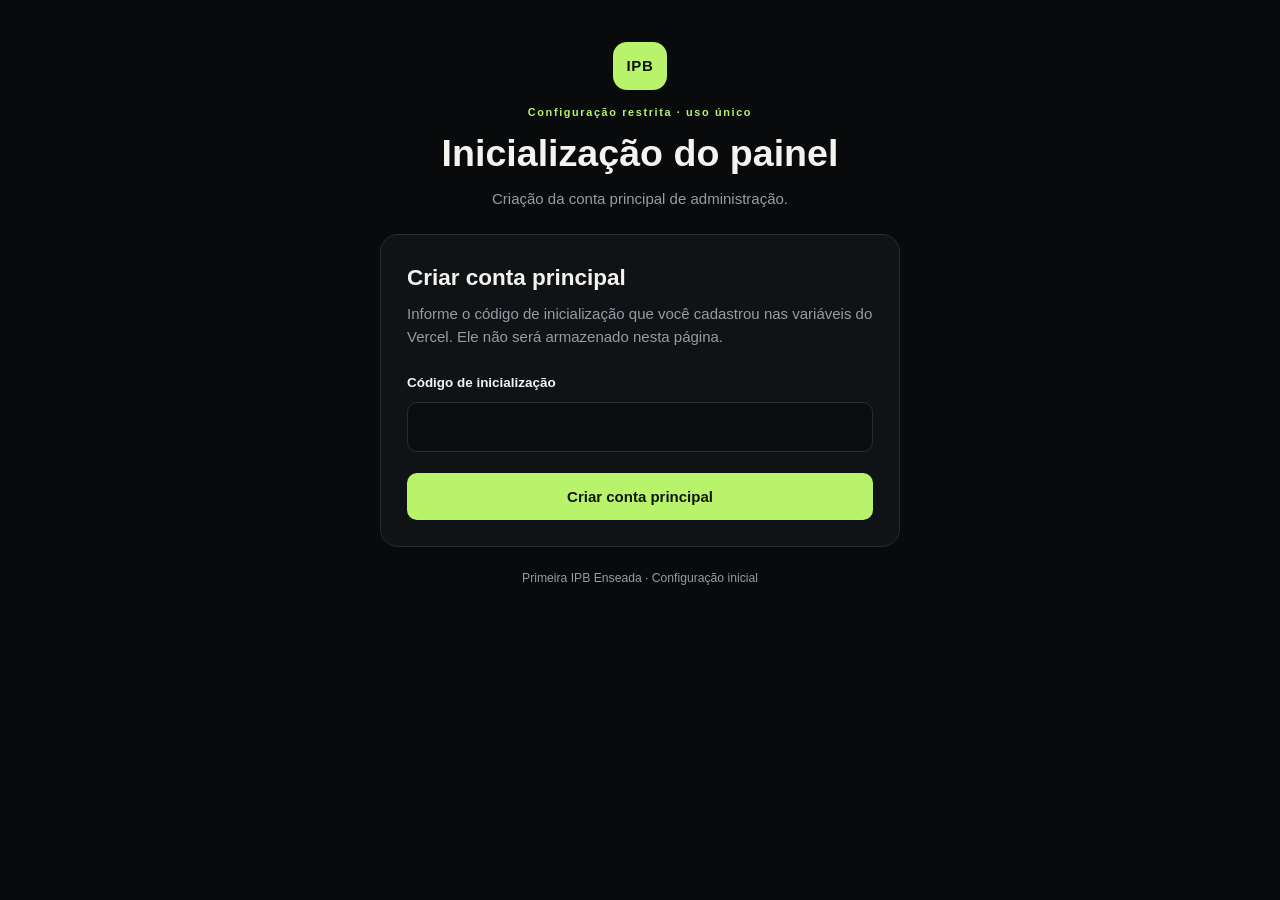
<file: painel-louvor/inicializar.html>
<!DOCTYPE html>
<html lang="pt-BR">
<head>
  <meta charset="UTF-8">
  <meta name="viewport" content="width=device-width, initial-scale=1.0">
  <meta name="robots" content="noindex, nofollow">
  <title>Inicialização do painel | Primeira IPB Enseada</title>
  <link rel="stylesheet" href="/painel-louvor/painel.css">
</head>
<body>
  <main class="shell">
    <section class="brand">
      <div class="brand-mark">IPB</div>
      <p class="eyebrow">Configuração restrita · uso único</p>
      <h1>Inicialização do painel</h1>
      <p class="intro">Criação da conta principal de administração.</p>
    </section>
    <section class="panel-card" aria-live="polite">
      <div id="setupFormView">
        <h2>Criar conta principal</h2>
        <p class="muted">Informe o código de inicialização que você cadastrou nas variáveis do Vercel. Ele não será armazenado nesta página.</p>
        <form id="setupForm">
          <label for="bootstrapSecret">Código de inicialização</label>
          <input id="bootstrapSecret" type="password" autocomplete="off" required>
          <button type="submit">Criar conta principal</button>
        </form>
      </div>
      <div id="resultView" hidden>
        <h2>Conta criada</h2>
        <p class="muted">Copie os dados abaixo e guarde-os em local seguro. A senha temporária não será exibida novamente.</p>
        <label for="loginPhone">Telefone de acesso</label>
        <input id="loginPhone" readonly>
        <label for="temporaryPassword">Senha temporária</label>
        <input id="temporaryPassword" readonly>
        <button id="copyCredentials" type="button">Copiar dados de acesso</button>
        <p class="notice">Depois de guardar os dados, remova a variável <strong>PANEL_BOOTSTRAP_SECRET</strong> do Vercel e faça um novo deploy. Em seguida, acesse a tela principal do painel.</p>
        <a class="button-link" href="/painel-louvor/">Ir para o login</a>
      </div>
      <p id="feedback" class="feedback" role="alert"></p>
    </section>
    <footer>Primeira IPB Enseada · Configuração inicial</footer>
  </main>
  <script src="/painel-louvor/inicializar.js"></script>
</body>
</html>
</file>
<file: styles.css>
:root {
    --verde-topo: #1c2f2a;
    --verde: #315744;
    --verde-medio: #3d6952;
    --verde-oliva: #71845f;
    --verde-claro: #b8c875;
    --verde-escuro: #1c3329;

    --offwhite: #f3f4ee;
    --offwhite-escuro: #e7ebe3;

    --texto: #26352d;
    --cinza: #68716b;

    --branco: #ffffff;
    --borda: #dce1da;
}

* {
    box-sizing: border-box;
}

html {
    scroll-behavior: smooth;
}

body {
    margin: 0;

    background: var(--branco);

    color: var(--texto);

    font-family: Arial, Helvetica, sans-serif;

    line-height: 1.6;
}

a {
    color: inherit;

    text-decoration: none;
}

img {
    display: block;

    max-width: 100%;
}

button {
    font-family: inherit;
}

.container {
    width: min(1120px, calc(100% - 40px));

    margin: 0 auto;
}


/* =========================================================
   TIPOGRAFIA
========================================================= */

h1,
h2,
h3,
h4 {
    font-family: Georgia, "Times New Roman", serif;

    font-weight: normal;
}


/* =========================================================
   HEADER
========================================================= */

.header {
    position: absolute;

    top: 0;
    left: 0;
    right: 0;

    z-index: 1000;

    background: var(--verde-topo);

    border-bottom: 1px solid rgba(255, 255, 255, 0.08);
}

.header-content {
    min-height: 82px;

    display: flex;

    align-items: center;

    justify-content: space-between;
}


/* =========================================================
   LOGO
========================================================= */

.logo {
    display: flex;

    align-items: center;

    gap: 10px;

    color: white;
}

.logo-image {
    width: auto;

    height: 64px;

    object-fit: contain;

    border-radius: 4px;
}

.logo-text strong,
.logo-text small {
    display: block;
}

.logo-text strong {
    color: white;

    font-size: 14px;
}

.logo-text small {
    color: #d4ddce;

    font-size: 9px;

    font-weight: bold;

    letter-spacing: 2.5px;

    text-transform: uppercase;
}


/* =========================================================
   MENU
========================================================= */

.nav {
    display: flex;

    align-items: center;

    gap: 26px;

    color: white;

    font-size: 11px;

    font-weight: bold;

    text-transform: uppercase;
}

.nav a {
    position: relative;

    padding: 7px 0;

    color: rgba(255, 255, 255, 0.92);

    transition: color 0.2s ease;
}

.nav a:hover {
    color: var(--verde-claro);
}

.nav a:first-child {
    color: var(--verde-claro);
}

.nav a:first-child::after {
    content: "";

    position: absolute;

    left: 0;
    right: 0;

    bottom: 0;

    height: 2px;

    background: var(--verde-claro);
}


/* =========================================================
   MENU MOBILE
========================================================= */

.menu-button {
    display: none;

    padding: 5px;

    border: none;

    background: transparent;

    color: white;

    font-size: 27px;

    cursor: pointer;
}


/* =========================================================
   HERO
========================================================= */

.hero {
    position: relative;

    min-height: 700px;

    display: flex;

    align-items: center;

    overflow: hidden;

    background: var(--verde-topo);
}

.hero-image {
    position: absolute;

    inset: 0;

    width: 100%;
    height: 100%;

    object-fit: cover;
}

.hero-overlay {
    position: absolute;

    inset: 0;

    background:
        linear-gradient(
            90deg,
            rgba(28, 47, 42, 0.88) 0%,
            rgba(38, 78, 60, 0.60) 45%,
            rgba(38, 78, 60, 0.35) 100%
        );
}

.hero::after {
    content: "";

    position: absolute;

    inset: 0;

    background: rgba(31, 73, 55, 0.08);

    pointer-events: none;
}

.hero-content {
    position: relative;

    z-index: 3;

    max-width: 850px;

    margin-top: 55px;

    color: white;
}

.eyebrow {
    margin-bottom: 14px;

    color: var(--verde-oliva);

    font-size: 11px;

    font-weight: bold;

    letter-spacing: 2.5px;

    text-transform: uppercase;
}

.hero .eyebrow {
    color: #d8e1cf;
}


/* =========================================================
   TÍTULO PRINCIPAL
========================================================= */

.hero h1 {
    max-width: 820px;

    margin: 0 0 22px;

    color: white;

    font-size: clamp(40px, 5vw, 64px);

    line-height: 1.06;
}

.hero-text {
    max-width: 650px;

    margin-top: 0;

    color: #eef2ed;

    font-size: 16px;

    line-height: 1.7;
}

.hero-buttons {
    display: flex;

    gap: 12px;

    margin-top: 30px;
}


/* =========================================================
   BOTÕES
========================================================= */

.button {
    display: inline-block;

    padding: 13px 22px;

    font-size: 13px;

    font-weight: bold;

    transition:
        transform 0.2s ease,
        background 0.2s ease,
        color 0.2s ease;
}

.button:hover {
    transform: translateY(-2px);
}

.button-light {
    background: white;

    color: var(--verde-escuro);
}

.button-light:hover {
    background: var(--offwhite);
}

.button-outline {
    border: 1px solid rgba(255, 255, 255, 0.85);

    color: white;
}

.button-outline:hover {
    background: white;

    color: var(--verde-escuro);
}

.button-dark {
    background: var(--verde);

    color: white;
}

.button-dark:hover {
    background: var(--verde-escuro);
}


/* =========================================================
   SEÇÕES
========================================================= */

.section {
    padding: 95px 0;
}

.section-light {
    background: var(--offwhite);
}

.section-soft {
    background: var(--offwhite-escuro);
}

.section-dark {
    background: var(--verde-escuro);

    color: white;
}

.section-gold {
    background: var(--verde);

    color: white;
}


/* =========================================================
   TÍTULOS DAS SEÇÕES
========================================================= */

.section-heading {
    max-width: 700px;

    margin-bottom: 42px;
}

.section-heading h2,
.content-column h2 {
    margin-top: 0;

    margin-bottom: 18px;

    color: var(--verde-escuro);

    font-family: Georgia, "Times New Roman", serif;

    font-size: clamp(36px, 4vw, 52px);

    line-height: 1.12;
}

.section-dark h2 {
    color: white;
}

.section-heading p:not(.eyebrow),
.content-column p {
    color: var(--cinza);
}

.section-dark .section-heading p {
    color: #d5ddd8;
}


/* =========================================================
   CULTOS
========================================================= */

.schedule-grid {
    display: grid;

    grid-template-columns: repeat(3, 1fr);

    gap: 20px;
}

.schedule-card {
    padding: 30px;

    background: white;

    border-top: 3px solid var(--verde);

    border-right: 1px solid var(--borda);
    border-bottom: 1px solid var(--borda);
    border-left: 1px solid var(--borda);

    transition:
        transform 0.2s ease,
        box-shadow 0.2s ease;
}

.schedule-card:hover {
    transform: translateY(-3px);

    box-shadow:
        0 12px 30px rgba(28, 51, 41, 0.08);
}

.schedule-day {
    color: var(--verde-oliva);

    font-size: 11px;

    font-weight: bold;

    letter-spacing: 2px;
}

.schedule-card h3 {
    margin: 10px 0 7px;

    color: var(--verde-escuro);

    font-size: 22px;
}

.schedule-card strong {
    color: var(--verde);
}

.schedule-card p {
    color: var(--cinza);
}


/* =========================================================
   DUAS COLUNAS
========================================================= */

.two-columns {
    display: grid;

    grid-template-columns: 1fr 1fr;

    gap: 75px;

    align-items: center;
}

.image-box {
    min-height: 360px;

    overflow: hidden;

    background: var(--offwhite-escuro);
}

.image-box img {
    width: 100%;
    height: 100%;

    object-fit: cover;
}

.text-link {
    color: var(--verde);

    font-weight: bold;
}

.text-link:hover {
    color: var(--verde-oliva);
}

.mission-verse {
    padding: 20px;

    background: var(--offwhite);

    border-left: 3px solid var(--verde);

    font-family: Georgia, "Times New Roman", serif;

    font-style: italic;
}


/* =========================================================
   EVANGELISMO
========================================================= */

.evangelism-layout {
    align-items: center;
}

.evangelism-image {
    min-height: 390px;
}

.evangelism-image img {
    width: 100%;

    height: 390px;

    object-fit: cover;
}


/* =========================================================
   AGENDA
========================================================= */

.event-grid {
    display: grid;

    grid-template-columns: repeat(3, 1fr);

    gap: 20px;
}

.event-card {
    display: flex;

    gap: 20px;

    padding: 30px;

    background: rgba(255, 255, 255, 0.05);

    border: 1px solid rgba(255, 255, 255, 0.14);
}

.event-date {
    min-width: 65px;

    text-align: center;
}

.event-date strong {
    display: block;

    color: white;

    font-size: 23px;

    line-height: 1;
}

.event-date span {
    color: #b5c59f;

    font-size: 11px;

    font-weight: bold;

    letter-spacing: 1px;
}

.event-card h3 {
    margin-top: 0;

    color: white;

    font-size: 21px;
}

.event-card p {
    color: #cbd6d0;
}


/* =========================================================
   ENSINO / CARDS
========================================================= */

.cards-grid {
    display: grid;

    grid-template-columns: repeat(3, 1fr);

    gap: 20px;
}

.feature-card {
    padding: 32px;

    background: white;

    border: 1px solid var(--borda);

    transition:
        transform 0.2s ease,
        box-shadow 0.2s ease;
}

.feature-card:hover {
    transform: translateY(-4px);

    box-shadow:
        0 12px 30px rgba(28, 51, 41, 0.08);
}

.feature-icon {
    color: var(--verde);

    font-size: 25px;
}

.feature-card h3 {
    color: var(--verde-escuro);

    font-size: 23px;
}

.feature-card p {
    color: var(--cinza);
}

.feature-card a {
    color: var(--verde);

    font-weight: bold;
}


/* =========================================================
   IDENTIDADE, CRENÇAS, ENSINO E MISSÃO
========================================================= */

.identity-grid,
.belief-grid,
.mission-grid,
.foundation-grid {
    display: grid;

    grid-template-columns: repeat(3, 1fr);

    gap: 20px;
}

.doctrine-card,
.mission-card,
.foundation-card {
    padding: 30px;

    background: white;

    border: 1px solid var(--borda);

    transition:
        transform 0.2s ease,
        box-shadow 0.2s ease;
}

.doctrine-card:hover,
.mission-card:hover,
.foundation-card:hover {
    transform: translateY(-3px);

    box-shadow:
        0 12px 30px rgba(28, 51, 41, 0.08);
}

.doctrine-card h3,
.mission-card h3,
.foundation-card h3 {
    margin-top: 0;

    color: var(--verde-escuro);

    font-size: 23px;

    line-height: 1.25;
}

.doctrine-card p,
.mission-card p,
.foundation-card p {
    color: var(--cinza);
}

.scripture-ref {
    display: block;

    margin-top: 14px;

    color: var(--verde);

    font-size: 13px;

    font-weight: bold;
}

.identity-summary {
    max-width: 900px;

    margin: 35px auto 0;
}

.identity-summary strong {
    color: var(--verde-escuro);
}

.foundation-card {
    min-height: 120px;
}

.foundation-card strong {
    display: block;

    margin-bottom: 7px;

    color: var(--verde-escuro);

    font-family: Georgia, "Times New Roman", serif;

    font-size: 18px;
}

.solas-list {
    display: flex;

    flex-wrap: wrap;

    gap: 10px;

    margin: 20px 0 0;

    padding: 0;

    list-style: none;
}

.solas-list li {
    padding: 10px 16px;

    background: white;

    border: 1px solid var(--borda);

    color: var(--verde-escuro);

    font-weight: bold;
}

.closing-verse {
    max-width: 850px;

    margin-top: 30px;

    color: var(--cinza);

    font-family: Georgia, "Times New Roman", serif;

    font-style: italic;
}


/* =========================================================
   MINISTÉRIOS
========================================================= */

.ministry-grid {
    display: grid;

    grid-template-columns: repeat(3, 1fr);

    border-top: 1px solid var(--borda);

    border-left: 1px solid var(--borda);
}

.ministry-grid div {
    padding: 34px;

    background: white;

    border-right: 1px solid var(--borda);

    border-bottom: 1px solid var(--borda);

    color: var(--verde-escuro);

    font-family: Georgia, "Times New Roman", serif;

    font-size: 23px;

    transition:
        background 0.2s ease,
        color 0.2s ease;
}

.ministry-grid div:hover {
    background: var(--verde);

    color: white;
}


/* =========================================================
   MENSAGENS
========================================================= */

.video-box {
    position: relative;
}

.video-label {
    position: absolute;

    left: 20px;
    bottom: 20px;

    padding: 10px 17px;

    background: rgba(25, 52, 39, 0.90);

    color: white;

    font-size: 12px;

    letter-spacing: 1px;
}


/* =========================================================
   LIDERANÇA
========================================================= */

.people-grid {
    display: grid;

    grid-template-columns: repeat(3, 1fr);

    gap: 20px;
}

.person-card {
    overflow: hidden;

    background: white;

    border: 1px solid var(--borda);

    box-shadow:
        0 4px 15px rgba(28, 51, 41, 0.04);
}

.person-photo {
    height: 324px;

    overflow: hidden;

    background: var(--offwhite-escuro);
}

.person-photo img {
    width: 100%;
    height: 100%;

    object-fit: cover;

    object-position: center top;
}

.person-info {
    padding: 18px 24px 22px;

    background: white;
}

.person-card h3 {
    margin: 0 0 3px;

    color: var(--verde-escuro);

    font-size: 22px;

    line-height: 1.25;
}

.person-card p {
    margin: 0;

    color: var(--verde);

    font-size: 13px;

    font-weight: bold;

    letter-spacing: 0.5px;
}


/* =========================================================
   OFERTAS
========================================================= */

.offer-section {
    display: flex;

    flex-direction: column;

    gap: 38px;
}

.offer-heading {
    max-width: 760px;
}

.offer-heading h2 {
    margin-top: 0;
    margin-bottom: 18px;

    color: white;

    font-family: Georgia, "Times New Roman", serif;

    font-size: 46px;

    line-height: 1.12;
}

.offer-heading > p:not(.eyebrow):not(.offer-verse) {
    margin-bottom: 0;

    color: #edf2ed;
}

.eyebrow-dark {
    color: #dbe5d6;
}

.offer-verse {
    margin: 24px 0 0;

    padding: 16px 20px;

    border-left: 3px solid var(--verde-claro);

    background: rgba(255, 255, 255, 0.08);

    color: white;

    font-family: Georgia, "Times New Roman", serif;

    font-style: italic;
}

.offer-verse strong {
    font-style: normal;
}

.offer-grid {
    display: grid;

    grid-template-columns: repeat(2, minmax(0, 1fr));

    gap: 22px;
}

.offer-card {
    display: grid;

    grid-template-columns: minmax(0, 1fr) 220px;

    gap: 28px;

    align-items: center;

    padding: 30px;

    background: white;

    color: var(--texto);

    border: 1px solid rgba(255, 255, 255, 0.22);

    box-shadow: 0 12px 30px rgba(20, 45, 34, 0.12);
}

.offer-purpose {
    display: inline-block;

    margin-bottom: 12px;

    padding: 7px 11px;

    background: var(--verde-escuro);

    color: white;

    font-size: 10px;

    font-weight: bold;

    letter-spacing: 1.5px;
}

.offer-card h3 {
    margin: 0 0 10px;

    color: var(--verde-escuro);

    font-size: 25px;
}

.offer-card p {
    margin: 0;

    color: var(--cinza);
}

.offer-card p strong {
    color: var(--verde-escuro);
}

.pix-information {
    margin-top: 22px;

    padding: 15px 17px;

    background: var(--offwhite);

    border-left: 3px solid var(--verde);
}

.pix-information span,
.pix-information strong {
    display: block;
}

.pix-information span {
    margin-bottom: 4px;

    color: var(--cinza);

    font-size: 11px;

    font-weight: bold;

    letter-spacing: 0.7px;

    text-transform: uppercase;
}

.pix-information strong {
    overflow-wrap: anywhere;

    color: var(--verde-escuro);

    font-size: 16px;
}


/* =========================================================
   QR CODES
========================================================= */

.offer-qrcode {
    width: 100%;

    text-align: center;
}

.offer-qrcode img {
    width: 220px;
    height: 220px;

    max-width: 100%;

    margin: 0 auto 10px;

    padding: 7px;

    object-fit: contain;

    aspect-ratio: 1 / 1;

    background: white;

    border: 1px solid var(--borda);
}

.offer-qrcode span {
    display: block;

    color: var(--cinza);

    font-size: 11px;

    line-height: 1.4;
}


/* =========================================================
   QR CODES - TAMANHO INDIVIDUAL
========================================================= */

/* Santander - padrão menor */
.offer-qrcode img.qr-santander {
    width: 200px;
    height: 200px;
}

/* Cora - padrão maior */
.offer-qrcode img.qr-cora {
    width: 220px;
    height: 220px;
}

.offer-note {
    margin: 0;

    color: #e7eee8;

    font-size: 13px;
}


/* =========================================================
   CONTATO
========================================================= */

.contact-layout {
    display: grid;

    grid-template-columns: 0.85fr 1.15fr;

    gap: 40px;

    align-items: start;
}

.contact-information {
    display: flex;

    flex-direction: column;

    gap: 18px;
}

.contact-item {
    display: flex;

    gap: 17px;

    padding: 20px;

    background: white;

    border: 1px solid var(--borda);
}

.contact-icon {
    font-size: 22px;

    line-height: 1.2;
}

.contact-item strong {
    display: block;

    margin-bottom: 5px;

    color: var(--verde-escuro);

    font-family: Georgia, "Times New Roman", serif;

    font-size: 18px;
}

.contact-item p {
    margin: 0;

    color: var(--cinza);
}


/* =========================================================
   FOTO DA FACHADA
========================================================= */

.church-photo {
    width: 100%;

    height: 500px;

    display: flex;

    flex-direction: column;

    overflow: hidden;

    background: white;

    border: 1px solid var(--borda);
}

.church-photo img {
    width: 100%;

    height: calc(100% - 45px);

    min-height: 0;

    object-fit: cover;

    object-position: center;

    flex: 1;
}

.church-photo-caption {
    width: 100%;

    height: 45px;

    min-height: 45px;

    display: flex;

    align-items: center;

    padding: 0 15px;

    background: var(--verde-escuro);

    color: white;

    font-size: 12px;

    letter-spacing: 0.5px;

    text-align: center;
}


/* =========================================================
   GOOGLE MAPS
========================================================= */

.map-wrapper {
    width: 100%;

    height: 500px;

    overflow: hidden;

    background: #dfe4df;

    border: 1px solid var(--borda);
}

.map-wrapper iframe {
    display: block;

    width: 100%;
    height: 100%;

    border: 0;
}


/* =========================================================
   FOOTER
========================================================= */

.footer {
    padding-top: 65px;

    background: #152b22;

    color: #cbd5cf;
}

.footer-grid {
    display: grid;

    grid-template-columns: 2fr 1fr 1fr;

    gap: 55px;
}

.footer-logo .logo-image {
    width: 48px;

    height: 48px;
}

.footer-logo .logo-text strong {
    color: white;
}

.footer-logo .logo-text small {
    color: #a8bb95;
}

.footer-logo p {
    margin-top: 20px;
}

.footer h4 {
    margin-top: 0;

    color: white;

    font-size: 15px;
}

.footer-grid a {
    display: block;

    margin: 8px 0;

    font-size: 14px;
}

.footer-grid a:hover {
    color: #b6c8a6;
}

.footer-bottom {
    margin-top: 45px;

    padding: 20px 0;

    border-top: 1px solid rgba(255, 255, 255, 0.1);

    color: #8f9e96;

    font-size: 12px;
}


/* =========================================================
   TABLET
========================================================= */

@media (max-width: 1000px) {

    .offer-grid {
        grid-template-columns: 1fr;
    }

    .nav {
        gap: 18px;

        font-size: 10px;
    }

    .schedule-grid,
    .cards-grid,
    .event-grid {
        grid-template-columns: 1fr;
    }

    .identity-grid,
    .belief-grid,
    .mission-grid,
    .foundation-grid {
        grid-template-columns: repeat(2, 1fr);
    }

    .people-grid {
        grid-template-columns: repeat(2, 1fr);
    }

    .contact-layout {
        grid-template-columns: 0.9fr 1.1fr;
    }

    /* QR Code - Tablet */
    .offer-card {
        grid-template-columns: minmax(0, 1fr) 190px;
    }

    .offer-qrcode img {
        width: 190px;
        height: 190px;
    }

    /* Tamanho individual - Santander */
    .offer-qrcode img.qr-santander {
        width: 170px;
        height: 170px;
    }

    /* Tamanho individual - Cora */
    .offer-qrcode img.qr-cora {
        width: 190px;
        height: 190px;
    }
}


/* =========================================================
   MOBILE
========================================================= */

@media (max-width: 850px) {

    .header {
        background: var(--verde-topo);
    }

    .header-content {
        min-height: 75px;
    }

    .menu-button {
        display: block;
    }

    .nav {
        display: none;

        position: absolute;

        top: 75px;

        left: 0;
        right: 0;

        padding: 25px;

        background: var(--verde-topo);

        border-top: 1px solid rgba(255, 255, 255, 0.08);

        border-bottom: 1px solid rgba(255, 255, 255, 0.12);

        flex-direction: column;

        align-items: flex-start;

        gap: 15px;
    }

    .nav.open {
        display: flex;
    }

    .nav a:first-child::after {
        display: none;
    }

    .two-columns {
        grid-template-columns: 1fr;

        gap: 40px;
    }

    .contact-layout {
        grid-template-columns: 1fr;

        gap: 30px;
    }

    .church-photo {
        height: 380px;
    }

    .map-wrapper {
        height: 380px;
    }

    .footer-grid {
        grid-template-columns: 1fr;
    }

    .offer-card {
        grid-template-columns: minmax(0, 1fr) 190px;
    }

    .offer-qrcode img {
        width: 190px;
        height: 190px;
    }

    /* Tamanho individual - Santander */
    .offer-qrcode img.qr-santander {
        width: 170px;
        height: 170px;
    }

    /* Tamanho individual - Cora */
    .offer-qrcode img.qr-cora {
        width: 190px;
        height: 190px;
    }
}


/* =========================================================
   CELULAR
========================================================= */

@media (max-width: 600px) {

    .container {
        width: calc(100% - 28px);
    }

    .logo-image {
        width: 45px;

        height: 45px;
    }

    .logo-text strong {
        font-size: 14px;
    }

    .hero {
        min-height: 650px;
    }

    .hero-content {
        margin-top: 40px;
    }

    .hero h1 {
        font-size: 40px;

        line-height: 1.08;
    }

    .hero-text {
        font-size: 15px;

        line-height: 1.65;
    }

    .hero-buttons {
        flex-direction: column;

        align-items: stretch;
    }

    .button {
        text-align: center;
    }

    .ministry-grid {
        grid-template-columns: 1fr;
    }

    .section {
        padding: 70px 0;
    }

    .section-heading h2,
    .content-column h2 {
        font-size: 38px;
    }

    .offer-heading h2 {
        font-size: 38px;
    }

    .offer-card {
        grid-template-columns: 1fr;

        padding: 24px;
    }

    .offer-qrcode {
        padding-top: 4px;
    }

    /* =====================================================
       QR CODES - CELULAR
       O tamanho nunca ultrapassa a largura disponível.
    ===================================================== */

    .offer-qrcode img {
        width: min(240px, 100%);
        height: auto;

        aspect-ratio: 1 / 1;
    }

    /* Santander - até 240px */
    .offer-qrcode img.qr-santander {
        width: min(220px, 100%);
        height: auto;
    }

    /* Cora - até 200px */
    .offer-qrcode img.qr-cora {
        width: min(240px, 100%);
        height: auto;
    }

    .people-grid {
        grid-template-columns: 1fr;
    }

    .person-photo {
        height: 330px;
    }

    .evangelism-image {
        min-height: 280px;
    }

    .evangelism-image img {
        height: 280px;
    }

    .church-photo {
        height: 350px;
    }

    .map-wrapper {
        height: 350px;
    }

    .identity-grid,
    .belief-grid,
    .mission-grid,
    .foundation-grid {
        grid-template-columns: 1fr;
    }

    .doctrine-card,
    .mission-card,
    .foundation-card {
        padding: 25px;
    }

    .solas-list {
        flex-direction: column;
    }

    .solas-list li {
        width: 100%;
    }
}
</file>
<file: painel-louvor/painel.css>
:root{color-scheme:dark;--bg:#080a0c;--panel:#101316;--panel2:#15191d;--line:#272d32;--text:#f4f3ef;--muted:#959da3;--green:#b8f36b;--cyan:#61d9dd;--orange:#ff9d56;--pink:#f383c0;--danger:#ff7777;--radius:18px}
*{box-sizing:border-box}html{scroll-behavior:smooth}body{margin:0;min-height:100vh;background:var(--bg);color:var(--text);font:15px/1.55 "Aptos","Segoe UI",Arial,sans-serif}button,input,textarea,select{font:inherit}button{cursor:pointer}.ambient{position:fixed;width:380px;height:380px;border-radius:50%;filter:blur(120px);opacity:.08;pointer-events:none;z-index:-1}.ambient-one{background:var(--green);top:-220px;left:15%}.ambient-two{background:#d14dbe;right:-240px;top:38%}.app-shell{width:min(100% - 36px,1440px);margin:auto;padding:25px 0 40px}.brand-header{height:60px;display:flex;align-items:center;justify-content:space-between;margin-bottom:32px}.brand-lockup{display:flex;align-items:center;gap:13px;color:var(--text);text-decoration:none}.brand-mark{height:44px;width:48px;display:grid;place-items:center;background:var(--green);color:#10150c;border-radius:13px;font-weight:900;letter-spacing:.04em}.brand-lockup strong,.brand-lockup small{display:block}.brand-lockup strong{font-size:.9rem}.brand-lockup small{color:var(--muted);font-size:.76rem;margin-top:2px}.access-pill,.count-pill{border:1px solid var(--line);border-radius:999px;padding:7px 12px;color:var(--muted);font-size:.77rem;display:inline-flex;align-items:center;gap:8px}.status-dot{width:7px;height:7px;border-radius:50%;background:var(--green);box-shadow:0 0 13px #b8f36b88}.auth-card{position:relative;overflow:hidden;width:min(100%,500px);margin:8vh auto 0;padding:42px;background:linear-gradient(145deg,#151a1e,#0f1215 72%);border:1px solid var(--line);border-radius:24px;box-shadow:0 30px 100px #0009}.auth-art{height:105px;position:relative;margin:-8px 0 18px;border-radius:16px;background:linear-gradient(110deg,#b8f36b1e,#60dadd1b 58%,#f383c014);overflow:hidden}.note{position:absolute;color:var(--green);font-size:3.4rem;line-height:1}.note-a{left:25%;top:13px}.note-b{left:45%;top:37px;color:var(--cyan)}.sound-bars{position:absolute;right:15%;height:100%;display:flex;align-items:center;gap:5px}.sound-bars i{display:block;width:4px;border-radius:10px;background:linear-gradient(var(--cyan),var(--green));height:var(--h,40%)}.sound-bars i:nth-child(3n){--h:70%}.sound-bars i:nth-child(3n+1){--h:28%}.sound-bars i:nth-child(3n+2){--h:50%}.eyebrow,.section-kicker{color:var(--green);font-size:.68rem;font-weight:800;letter-spacing:.15em}.auth-card h1{font-size:clamp(2rem,5vw,2.8rem);line-height:1.08;letter-spacing:-.04em;margin:8px 0 12px}.auth-card h1 span{color:var(--green)}.muted,.section-heading p{color:var(--muted);margin:0 0 24px}.form-stack{display:grid;gap:9px}.form-stack label,.field label{color:#d4d7d8;font-size:.83rem;font-weight:700;margin-top:7px}.input,.form-stack input,.field input,.field textarea,.field select,.search-box input,.filter-box select,.notes-card textarea,.item-note textarea{width:100%;background:#0a0d0f;color:var(--text);border:1px solid var(--line);border-radius:11px;padding:12px 14px;outline:none;transition:border-color .16s,box-shadow .16s}.form-stack input:focus,.field input:focus,.field textarea:focus,.field select:focus,.search-box:focus-within,.filter-box select:focus,.notes-card textarea:focus,.item-note textarea:focus{border-color:#8acb57;box-shadow:0 0 0 3px #b8f36b17}.button-primary,.button-outline,.button-quiet,.icon-button{border-radius:11px;font-weight:750;transition:transform .16s,background .16s,border .16s}.button-primary{border:0;background:var(--green);color:#11170c;padding:12px 18px}.button-primary:hover{background:#d1ff98;transform:translateY(-1px)}.form-stack .button-primary{margin-top:14px}.button-primary:disabled,.button-outline:disabled,.button-quiet:disabled{opacity:.55;cursor:wait;transform:none}.button-outline{background:#151a1d;color:var(--text);border:1px solid #394148;padding:10px 15px}.button-outline:hover,.button-quiet:hover{border-color:#727b80;background:#1a2024}.button-quiet{background:transparent;color:#d1d6d7;border:1px solid var(--line);padding:9px 14px}.icon-button{height:36px;width:36px;background:transparent;color:var(--muted);border:1px solid var(--line);font-size:1.35rem}.dashboard{display:grid;grid-template-columns:238px minmax(0,1fr);align-items:start;gap:28px}.sidebar{position:sticky;top:20px;min-height:calc(100vh - 110px);display:flex;flex-direction:column;padding:19px 14px;background:#101316cc;border:1px solid var(--line);border-radius:20px}.sidebar-title{display:flex;align-items:center;gap:11px;padding:7px 8px 26px;font-size:.74rem;letter-spacing:.13em;font-weight:800}.sidebar-title small{display:block;color:var(--muted);font-size:.57rem;letter-spacing:.1em;margin-top:3px}.sidebar-icon{height:36px;width:36px;display:grid;place-items:center;border-radius:11px;background:#b8f36b1b;color:var(--green);font-size:1.4rem}.sidebar nav{display:grid;gap:6px}.nav-link{display:flex;align-items:center;gap:12px;color:var(--muted);padding:11px 12px;text-decoration:none;border-radius:10px;font-size:.88rem}.nav-link span{font-size:1.1rem}.nav-link:hover,.nav-link.active{background:#b8f36b12;color:var(--green)}.sidebar-bottom{margin-top:auto;border-top:1px solid var(--line);padding:17px 8px 4px;display:flex;align-items:center;gap:9px;color:var(--muted);font-size:.75rem}.dashboard-main{min-width:0}.topbar{display:flex;justify-content:space-between;align-items:center;margin-bottom:22px}.topbar .eyebrow{margin:0 0 3px}.topbar h1{font-size:1.75rem;line-height:1.2;margin:0;letter-spacing:-.035em}.welcome-banner{min-height:220px;position:relative;overflow:hidden;display:flex;align-items:center;padding:28px 36px;margin-bottom:38px;border:1px solid #46574555;border-radius:22px;background:radial-gradient(ellipse at 80% 50%,#b8f36b18,transparent 36%),linear-gradient(110deg,#181f19,#111716 66%,#15151a)}.welcome-banner .section-kicker{color:var(--cyan)}.welcome-banner h2{font-size:clamp(1.8rem,4vw,2.55rem);line-height:1.05;letter-spacing:-.04em;margin:9px 0 12px}.welcome-banner p{color:#aeb6b5;max-width:460px;margin:0}.banner-symbol{position:absolute;right:11%;top:50%;transform:translateY(-50%);height:122px;width:156px;display:flex;align-items:center;justify-content:center;color:var(--green);font-size:6.8rem;opacity:.8}.banner-symbol:before,.banner-symbol:after{content:"";position:absolute;border:1px solid #b8f36b34;border-radius:50%;width:148px;height:148px}.banner-symbol:after{width:190px;height:190px;border-color:#61d9dd20}.banner-symbol i{position:absolute;bottom:6px;width:3px;height:20px;border-radius:8px;background:var(--cyan)}.banner-symbol i:nth-of-type(1){left:2px;height:32px}.banner-symbol i:nth-of-type(2){left:13px;height:47px}.banner-symbol i:nth-of-type(3){left:25px;height:28px}.content-section{margin:0 0 42px}.section-heading{display:flex;justify-content:space-between;align-items:flex-end;gap:20px;margin-bottom:20px}.section-heading h2{font-size:1.55rem;letter-spacing:-.025em;margin:4px 0}.section-heading p{font-size:.88rem;margin:0}.section-heading>.button-primary{flex:none}.toolbar{display:flex;align-items:center;gap:12px;margin-bottom:18px}.search-box{height:44px;display:flex;align-items:center;gap:9px;flex:1;min-width:160px;padding:0 12px;background:#0e1113;border:1px solid var(--line);border-radius:11px;color:var(--muted)}.search-box span{font-size:1.4rem}.search-box input{border:0;background:transparent;padding:0;box-shadow:none}.filter-box{display:flex;align-items:center;gap:8px;color:var(--muted);font-size:.78rem}.filter-box select{width:auto;padding:9px 30px 9px 10px}.count-pill{white-space:nowrap}.editor-card,.notes-card{background:linear-gradient(145deg,#151a1d,#101315);border:1px solid #343b40;border-radius:17px;padding:20px;margin:0 0 20px}.editor-heading{display:flex;align-items:center;justify-content:space-between;margin-bottom:16px}.editor-heading h3{margin:3px 0 0;font-size:1.2rem}.editor-grid{display:grid;grid-template-columns:1fr 1fr;gap:13px}.field{display:grid;gap:8px;min-width:0;border:0;padding:0;margin:0}.field label,.group-picker legend{margin:0}.field textarea{resize:vertical;min-height:125px}.full-field{grid-column:1/-1}.group-picker{align-content:start}.group-choices{display:flex;flex-wrap:wrap;gap:8px}.group-option{display:flex;align-items:center;gap:8px;padding:8px 10px;background:#0c0f11;border:1px solid var(--line);border-radius:9px;color:#c4cbca;font-size:.8rem}.group-option input{accent-color:var(--green)}.editor-actions{display:flex;gap:9px;align-items:center;margin-top:4px}.items-grid{display:grid;grid-template-columns:repeat(2,minmax(0,1fr));gap:15px}.item-card{min-width:0;padding:18px;background:linear-gradient(150deg,#14181b,#101214);border:1px solid #292f33;border-radius:16px}.item-card:hover{border-color:#46544b}.item-card-top{display:flex;align-items:flex-start;justify-content:space-between;gap:10px}.item-card h3{font-size:1.12rem;line-height:1.28;letter-spacing:-.02em;margin:0}.visibility-tag{flex:none;padding:5px 8px;border-radius:999px;background:#b8f36b14;color:var(--green);font-size:.64rem;text-transform:uppercase;letter-spacing:.07em}.visibility-tag.groups{background:#61d9dd14;color:var(--cyan)}.visibility-tag.private{background:#f383c014;color:var(--pink)}.item-content{white-space:pre-wrap;color:#b9c0c2;font-size:.87rem;margin:13px 0;max-height:190px;overflow:auto}.item-meta{color:#737d82;font-size:.7rem}.item-actions{display:flex;gap:7px;flex-wrap:wrap;margin-top:13px}.item-actions button{padding:7px 10px;font-size:.72rem}.item-note{border-top:1px solid var(--line);margin-top:14px;padding-top:11px}.item-note summary,.snapshot-details summary{cursor:pointer;color:#aab2b4;font-size:.75rem}.item-note textarea{margin-top:9px;min-height:64px;resize:vertical;font-size:.8rem}.snapshots-list{padding-left:17px;color:#abb2b4;font-size:.75rem}.snapshots-list li{margin:10px 0}.snapshots-list strong{color:var(--text)}.empty-state{padding:42px 20px;text-align:center;border:1px dashed #3a4245;border-radius:17px;background:#101315}.empty-icon{height:45px;width:45px;margin:0 auto 12px;display:grid;place-items:center;border-radius:14px;color:var(--green);background:#b8f36b14;font-size:1.7rem}.empty-state h3{margin:0 0 5px}.empty-state p{color:var(--muted);margin:0 auto 17px}.notes-section{scroll-margin-top:25px}.notes-card textarea{min-height:128px;resize:vertical}.notes-footer{display:flex;align-items:center;justify-content:space-between;gap:12px;margin-top:10px}.notes-footer span{color:var(--muted);font-size:.75rem}.dashboard-footer{border-top:1px solid var(--line);padding-top:18px;color:#697276;font-size:.74rem}.dashboard-footer span{color:var(--green);padding:0 5px}.feedback{position:fixed;z-index:10;left:50%;bottom:22px;transform:translateX(-50%);width:min(560px,calc(100% - 32px));margin:0;padding:0;pointer-events:none}.feedback:not(:empty){padding:12px 16px;border:1px solid #553d3d;border-radius:12px;background:#261719;color:#ffb0ad;box-shadow:0 14px 45px #0009}.feedback.success:not(:empty){border-color:#34513a;background:#152219;color:#c7ff9f}[hidden]{display:none!important}
@media(max-width:960px){.dashboard{grid-template-columns:190px minmax(0,1fr);gap:17px}.sidebar{padding:16px 10px}.items-grid{grid-template-columns:1fr}.banner-symbol{right:5%;opacity:.45}}
@media(max-width:680px){.app-shell{width:min(100% - 24px,1440px);padding-top:13px}.brand-header{margin-bottom:19px}.brand-lockup strong{font-size:.76rem}.brand-lockup small{font-size:.68rem}.access-pill{font-size:.68rem;padding:6px 9px}.dashboard{display:block}.sidebar{position:static;min-height:0;display:block;padding:10px;margin-bottom:18px}.sidebar-title{padding:2px 6px 10px}.sidebar nav{display:flex;overflow:auto}.nav-link{white-space:nowrap;padding:8px 10px}.sidebar-bottom{display:none}.topbar h1{font-size:1.45rem}.welcome-banner{min-height:198px;padding:23px;margin-bottom:29px}.welcome-banner p{max-width:78%}.banner-symbol{right:-14px;transform:translateY(-50%) scale(.68);opacity:.28}.section-heading{align-items:flex-start;flex-direction:column}.section-heading>.button-primary{width:100%}.toolbar{flex-wrap:wrap}.search-box{flex-basis:100%}.filter-box{flex:1}.filter-box select{flex:1}.editor-grid{grid-template-columns:1fr}.full-field{grid-column:auto}.auth-card{margin-top:5vh;padding:27px 21px}.auth-art{height:85px}.notes-footer{align-items:flex-start;flex-direction:column}.notes-footer button{width:100%}}
.check-row{display:flex;align-items:center;gap:9px;color:#d4d7d8;font-size:.84rem;padding:10px 0}.check-row input,.permission-grid input,.permission-matrix input{accent-color:var(--green);width:16px;height:16px}.permission-field{border:1px solid var(--line);border-radius:12px;padding:14px}.permission-field legend{padding:0 6px;color:#d4d7d8;font-weight:750}.permission-grid{display:grid;grid-template-columns:repeat(3,minmax(0,1fr));gap:9px}.permission-check{display:flex;align-items:center;gap:8px;padding:9px 10px;border:1px solid var(--line);border-radius:9px;background:#0c0f11;color:#c4cbca;font-size:.78rem}.permission-matrix{display:grid;gap:10px}.group-permission-row{display:grid;grid-template-columns:minmax(120px,1fr) repeat(4,auto);align-items:center;gap:12px;padding:10px;border:1px solid var(--line);border-radius:9px;background:#0c0f11}.group-permission-row strong{font-size:.82rem}.group-permission-row label{display:flex;align-items:center;gap:5px;color:#abb2b4;font-size:.72rem}.users-list{display:grid;gap:12px}.user-card{display:grid;grid-template-columns:minmax(0,1fr) auto;gap:14px;align-items:center;padding:16px 18px;background:linear-gradient(150deg,#14181b,#101214);border:1px solid #292f33;border-radius:14px}.user-card h3{margin:0;font-size:1rem}.user-card p{margin:4px 0 0;color:var(--muted);font-size:.78rem}.user-badges{display:flex;gap:6px;flex-wrap:wrap;margin-top:9px}.user-badge{padding:4px 8px;border-radius:999px;background:#61d9dd14;color:var(--cyan);font-size:.65rem}.user-badge.inactive{background:#ff77771a;color:var(--danger)}.user-card-actions{display:flex;gap:7px;flex-wrap:wrap;justify-content:flex-end}.user-card-actions button{font-size:.72rem;padding:7px 10px}.credential-result{display:flex;justify-content:space-between;align-items:center;gap:14px;margin:0 0 17px;padding:16px;border:1px solid #3f5d35;border-radius:13px;background:#152219}.credential-result p{margin:4px 0 9px;color:#b5c3b0;font-size:.77rem}.credential-result code{color:var(--green);font-size:.95rem;overflow-wrap:anywhere}
@media(max-width:680px){.permission-grid{grid-template-columns:1fr 1fr}.group-permission-row{grid-template-columns:1fr 1fr;gap:8px}.group-permission-row strong{grid-column:1/-1}.user-card{grid-template-columns:1fr}.user-card-actions{justify-content:flex-start}.credential-result{align-items:stretch;flex-direction:column}}
.admin-actions{display:flex;gap:9px;align-items:center;flex-wrap:wrap}.group-tiles,.service-tiles{display:grid;grid-template-columns:repeat(auto-fit,minmax(220px,1fr));gap:15px}.group-tile,.service-tile,.song-catalog-card{position:relative;min-width:0;padding:20px;background:linear-gradient(145deg,#18201a,#111518 72%);border:1px solid #34423a;border-radius:16px}.group-tile{min-height:170px;display:flex;flex-direction:column;justify-content:space-between;cursor:pointer;transition:transform .18s,border-color .18s}.group-tile:hover,.service-tile:hover{transform:translateY(-2px);border-color:var(--green)}.group-tile h3,.service-tile h3,.song-catalog-card h3{margin:0;font-size:1.13rem}.group-tile p,.service-tile p,.song-catalog-card p{color:var(--muted);font-size:.82rem;margin:7px 0}.group-symbol{font-size:2rem;color:var(--green)}.tile-actions{display:flex;gap:7px;margin-top:12px}.tile-actions button{font-size:.72rem;padding:7px 10px}.service-tile{cursor:pointer}.service-date{color:var(--cyan);font-size:.72rem;font-weight:800;letter-spacing:.1em}.service-tile .theme{font-size:.88rem;color:#d7dedb}.import-preview{display:grid;gap:10px;margin-top:16px}.import-preview-card{padding:13px 15px;border:1px solid var(--line);border-radius:11px;background:#0b0e10}.import-preview-card h4{margin:0 0 6px}.import-preview-card p{margin:4px 0;color:#aeb6b8;font-size:.8rem}.service-song-rows{display:grid;gap:11px}.service-song-editor{padding:13px;border:1px solid var(--line);border-radius:12px;background:#0b0e10}.service-song-editor-head{display:flex;justify-content:space-between;align-items:center;margin-bottom:10px}.service-song-editor-grid{display:grid;grid-template-columns:repeat(2,minmax(0,1fr));gap:9px}.service-song-editor label{display:grid;gap:5px;color:#bfc7c8;font-size:.74rem}.service-song-editor input{width:100%;padding:9px 10px;background:#111619;color:var(--text);border:1px solid var(--line);border-radius:8px}.service-detail{padding:23px;background:linear-gradient(145deg,#151a1d,#101315);border:1px solid var(--line);border-radius:17px}.service-detail h3{font-size:1.3rem;margin:0 0 10px}.service-detail h4{margin:18px 0 7px;color:var(--green);letter-spacing:.08em}.service-detail ul{margin:5px 0;padding-left:21px;color:#d0d6d6}.service-detail li{padding:3px 0}.service-detail a,.song-catalog-card a{color:var(--cyan);overflow-wrap:anywhere}.service-detail-song{padding:12px 0;border-bottom:1px solid var(--line)}.service-detail-song:last-child{border:0}.song-catalog-list{display:grid;grid-template-columns:repeat(2,minmax(0,1fr));gap:12px}.song-catalog-card{background:#111518}.song-catalog-card .song-links{display:flex;gap:10px;flex-wrap:wrap;font-size:.8rem}.song-catalog-card .tile-actions{margin-top:13px}.muted.small{font-size:.73rem}
@media(max-width:680px){.admin-actions{width:100%}.admin-actions>*{flex:1}.service-song-editor-grid{grid-template-columns:1fr}.song-catalog-list{grid-template-columns:1fr}.group-tiles,.service-tiles{grid-template-columns:1fr}}
.shell{width:min(100% - 32px,520px);margin:0 auto;padding:42px 0 28px}.brand{text-align:center;margin-bottom:24px}.brand .brand-mark{height:48px;width:54px;margin:0 auto 14px;border-radius:14px}.brand h1{max-width:440px;margin:0 auto;font-size:clamp(1.8rem,6vw,2.35rem);line-height:1.15}.brand .intro{max-width:390px;margin:12px auto 0;color:var(--muted)}.panel-card{padding:26px;background:var(--panel);border:1px solid var(--line);border-radius:var(--radius)}.panel-card h2{margin:0 0 6px}.panel-card .muted{margin:0 0 18px}.shell form:not(.form-stack){display:grid;gap:9px}.shell form:not(.form-stack) label{margin-top:6px;font-size:.84rem;font-weight:700}.shell input:not([type=checkbox]),.shell select,.shell textarea{width:100%;padding:12px 14px;border:1px solid var(--line);border-radius:10px;background:#0a0d0f;color:var(--text);font:inherit;outline:none}.shell input:focus,.shell select:focus,.shell textarea:focus{border-color:var(--green);box-shadow:0 0 0 3px #b8f36b17}.shell button{margin-top:12px;padding:12px 17px;border:1px solid transparent;border-radius:10px;background:var(--green);color:#10150c;font-weight:800}.shell form:not(.form-stack) button{margin-top:12px;padding:12px 17px;border:0;border-radius:10px;background:var(--green);color:#10150c;font-weight:800}.shell .secondary{background:#1b2024;color:var(--text);border:1px solid var(--line)}.shell .notice{padding:14px 16px;border-left:3px solid var(--orange);border-radius:8px;background:#ff9d5610;font-size:.9rem}.shell .feedback{position:static;width:auto;transform:none;padding:0;box-shadow:none}.shell .feedback:not(:empty){margin-top:12px}.shell footer{padding-top:22px;text-align:center;color:var(--muted);font-size:.76rem}.button-link{display:inline-block;margin-top:16px;color:var(--green);font-weight:700}
.group-symbol{width:58px;height:58px;flex:none;object-fit:contain;filter:drop-shadow(0 7px 15px #0008)}
.group-tile-heading{display:flex;align-items:center;gap:15px}
.group-tile-heading h3{margin:0}
.group-tile-heading p{margin:6px 0 0}
.service-period-tools{display:flex;align-items:center;gap:12px;flex-wrap:wrap}
.current-period{display:grid;gap:2px;min-width:155px;padding:9px 14px;border:1px solid #b8f36b4a;border-radius:12px;background:linear-gradient(135deg,#b8f36b18,#61d9dd0a)}
.current-period strong{text-transform:capitalize;font-size:1rem;color:#e6f8d4}
.history-filter{display:grid;gap:4px;align-items:stretch}
.history-filter select{min-width:190px}
@media(max-width:680px){.service-period-tools{width:100%;align-items:stretch}.service-period-tools>*{flex:1}.history-filter select{width:100%;min-width:0}}
.soloist-editor-field{display:grid;grid-template-columns:minmax(0,1fr);gap:8px;margin:2px 0 12px;padding:12px 14px;border:1px solid #b8f36b58;border-radius:12px;background:linear-gradient(110deg,#b8f36b12,#61d9dd08)}
.soloist-editor-field span{display:grid;gap:3px;color:#e8f4df}
.soloist-editor-field b{font-size:.82rem;color:var(--green)}
.soloist-editor-field small{font-size:.7rem;color:var(--muted)}
.soloist-editor-field input{border-color:#b8f36b66!important;background:#0b100c!important}
.soloist-editor-field input:focus{border-color:var(--green)!important;box-shadow:0 0 0 3px #b8f36b20!important}
.service-song-title{display:flex;align-items:baseline;gap:7px;flex-wrap:wrap}
.service-song-title>span{color:var(--muted);font-size:.82rem}
.soloist-highlight{display:flex;align-items:center;gap:11px;width:fit-content;max-width:100%;margin:11px 0;padding:10px 14px;border:1px solid #b8f36b55;border-radius:12px;background:linear-gradient(110deg,#b8f36b17,#61d9dd0b)}
.soloist-highlight>span{font-size:1.25rem}
.soloist-highlight div{display:grid;gap:2px}
.soloist-highlight small{font-size:.6rem;letter-spacing:.13em;font-weight:800;color:var(--green)}
.soloist-highlight strong{font-size:.94rem;color:#f1f8e9;overflow-wrap:anywhere}
/* UX pass: focused dialogs, clear states, and responsive navigation */
.topbar-heading{display:flex;align-items:center;gap:11px}
.mobile-menu-button,.mobile-menu-close,.mobile-menu-backdrop{display:none}
.group-next-service{display:grid;gap:4px;margin-top:16px;padding:10px 11px;border:1px solid #34413b;border-radius:10px;background:#0e1412}
.group-next-service span{font-size:.6rem;font-weight:800;letter-spacing:.12em;color:var(--cyan)}
.group-next-service strong{font-size:.79rem;line-height:1.35;color:#e0e8e3}
.service-card-top{display:flex;align-items:center;justify-content:space-between;gap:10px}
.service-status{display:inline-flex;align-items:center;justify-content:center;min-height:25px;padding:5px 10px;border-radius:999px;font-size:.61rem;font-weight:850;letter-spacing:.07em;white-space:nowrap}
.service-status.past{background:#29312e;color:#aab4af}
.service-status.today{background:#b8f36b;color:#17200e;box-shadow:0 0 20px #b8f36b30}
.service-status.next{background:#1b2c1d;border:1px solid #94cf61;color:#c8fa96}
.service-status.scheduled{background:#17282a;border:1px solid #315458;color:#8be5e8}
.service-status.prepare{background:#171b1c;border:1px dashed #4a5550;color:#b1bbb6}
.service-status.empty-past{background:#1c2020;color:#828b86}
.service-past{opacity:.72;filter:saturate(.55)}
.service-today{border-color:var(--green)!important;box-shadow:0 0 0 1px #b8f36b30,0 12px 35px #b8f36b0c}
.service-next{border-color:#789f4d!important;background:linear-gradient(145deg,#172019,#111518 72%)!important}
.service-scheduled{border-color:#2f4647!important}
.service-card-hint{font-size:.73rem!important;color:#8d9892!important}
.service-detail{padding:24px;background:linear-gradient(145deg,#121819,#0e1213);border:1px solid #34413d;border-radius:19px}
.service-detail-header{display:grid;gap:18px;padding-bottom:22px;border-bottom:1px solid var(--line)}
.service-breadcrumb{display:flex;align-items:center;gap:8px;flex-wrap:wrap;color:#82908a;font-size:.72rem}
.text-back-button{padding:0;border:0;background:none;color:var(--cyan);font:inherit;font-weight:750}
.service-detail-heading{display:flex;justify-content:space-between;align-items:flex-end;gap:20px}
.service-detail-heading h3{margin:5px 0 7px;font-size:clamp(1.4rem,3vw,2rem);line-height:1.2;color:#f1f5f2}
.service-detail-theme{margin:0;color:#aab5af;font-size:.92rem}
.service-detail-theme strong{color:#e0e9e3}
.service-detail-actions{display:flex;align-items:center;justify-content:flex-end;gap:8px;flex-wrap:wrap}
.service-team-grid{display:grid;grid-template-columns:1fr 1fr;gap:13px;margin:21px 0 27px}
.service-team-card{padding:16px 18px;border:1px solid #2e3935;border-radius:14px;background:#111718}
.service-team-card>span{font-size:.67rem;font-weight:850;letter-spacing:.12em}
.singers-card>span{color:#85e5db}.musicians-card>span{color:#d7bbff}
.service-team-card ul{display:flex;gap:7px;flex-wrap:wrap;margin:13px 0 0;padding:0;list-style:none}
.service-team-card li{padding:6px 10px;border:1px solid #34413d;border-radius:999px;background:#18201e;color:#dce5e0;font-size:.76rem}
.service-repertoire-heading{display:flex;align-items:end;justify-content:space-between;gap:10px;margin-bottom:13px}
.service-repertoire-heading h3{margin:4px 0 0;color:#eef4f0;font-size:1.25rem}
.service-repertoire-heading>p{margin:0;color:#84918b;font-size:.74rem}
.service-detail-songs{display:grid;gap:11px}
.service-detail-song{padding:16px;border:1px solid #2e3935;border-radius:14px;background:#111718}
.song-detail-title{display:flex;align-items:center;gap:12px}
.song-number{display:grid;place-items:center;width:32px;height:32px;flex:none;border-radius:11px;background:#b8f36b;color:#18200f;font-weight:900}
.song-detail-title h4{margin:0!important;color:#edf4ef!important;font-size:1rem;letter-spacing:0!important}
.song-detail-title p{margin:4px 0 0;color:#84918b;font-size:.76rem}
.soloist-highlight{margin:12px 0 10px}
.song-detail-meta{display:flex;gap:8px;flex-wrap:wrap;margin:11px 0}
.song-key{display:flex;align-items:center;gap:8px;padding:7px 10px;border:1px solid #303b37;border-radius:9px;background:#0d1213;color:#93a099;font-size:.68rem}
.song-key strong{color:#edf4ef;font-size:.76rem}
.song-detail-links,.song-catalog-resources{display:flex;gap:8px;flex-wrap:wrap;margin-top:10px}
.song-resource-link{display:inline-flex;align-items:center;justify-content:center;min-height:36px;padding:8px 13px;border:1px solid #3d7c87;border-radius:10px;background:#142328;color:#8be5e8!important;text-decoration:none;font-size:.76rem;font-weight:750}
.song-resource-link:hover{background:#1b3438;border-color:#69bfc5}
.song-resource-pending{display:inline-flex;align-items:center;min-height:34px;padding:7px 10px;border:1px dashed #655338;border-radius:9px;color:#d4b47e;font-size:.68rem}
.no-soloist{margin:10px 0;color:#b39463;font-size:.72rem}
.empty-repertoire{padding:20px;color:var(--muted)}
.song-library-toolbar{align-items:stretch}
.song-library-toolbar .filter-box{display:grid;align-items:stretch;gap:3px}
.song-library-toolbar .filter-box select{min-width:130px}
.song-catalog-card{padding:18px;border-left:4px solid var(--green)}
.song-catalog-card.song-incomplete{border-left-color:#eab56c}
.song-card-heading{display:flex;align-items:flex-start;justify-content:space-between;gap:10px}
.song-card-heading h3{line-height:1.25}
.song-card-heading p{margin:5px 0 0;color:#899590;font-size:.77rem}
.song-completeness{flex:none;padding:5px 8px;border-radius:999px;font-size:.58rem;font-weight:850;letter-spacing:.05em;text-transform:uppercase}
.song-completeness.complete{background:#1a2b1d;color:#b8f36b}
.song-completeness.pending{background:#392b1c;color:#f2c37c}
.song-theme-list{display:flex;gap:6px;flex-wrap:wrap;margin:12px 0}
.song-theme-chip{padding:4px 8px;border:1px solid #31504b;border-radius:999px;background:#172321;color:#99ded6;font-size:.61rem;text-transform:uppercase;letter-spacing:.04em}
.song-key-grid{display:grid;grid-template-columns:1fr 1fr;gap:7px}
.song-key-value{display:grid;gap:2px;padding:8px 9px;border:1px solid #2b3934;border-radius:9px;background:#0c1112}
.song-key-value small{color:#7f8c85;font-size:.57rem;text-transform:uppercase;letter-spacing:.06em}
.song-key-value strong{color:#eaf1ec;font-size:.74rem}
.song-key-value.pending strong{color:#eab56c}
.song-missing-hint{margin:8px 0 0!important;color:#d3b176!important;font-size:.67rem!important}
.song-catalog-resources{margin:11px 0}
.user-list-toolbar{margin:16px 0}
.permission-presets{display:flex;gap:7px;flex-wrap:wrap;margin:5px 0 12px}
.permission-presets button{font-size:.68rem;padding:7px 9px}
/* Editors become focused dialogs; the prior screen is dimmed and cannot compete. */
body.modal-open{overflow:hidden}
body.modal-open::before{content:"";position:fixed;inset:0;z-index:100;background:#020504c9;backdrop-filter:blur(5px)}
.editor-card:not([hidden]){position:fixed;z-index:101;left:50%;top:50%;transform:translate(-50%,-50%);width:min(920px,calc(100vw - 40px));max-height:min(90dvh,900px);overflow:auto;margin:0;border-color:#4a5b51;box-shadow:0 30px 100px #000c}
.editor-card:not([hidden]) .editor-heading{position:sticky;top:-20px;z-index:4;margin:-20px -20px 16px;padding:18px 20px;background:#151a1d;border-bottom:1px solid #343b40}
.editor-card:not([hidden]) .editor-actions{position:sticky;bottom:-20px;z-index:3;padding:12px 0;background:linear-gradient(180deg,#101315dd,#101315 35%)}
.mobile-menu-close{width:100%;margin:3px 0 14px;padding:10px 12px;border:1px solid var(--line);border-radius:10px;background:#151b1c;color:#c8fa96;text-align:left;font-weight:700}
@media(max-width:760px){
 .dashboard{display:block}.sidebar{position:fixed;z-index:111;left:0;top:0;bottom:0;width:min(320px,88vw);height:100dvh;min-height:0;margin:0;padding:18px 14px;border-radius:0 18px 18px 0;background:#101718;transform:translateX(-105%);transition:transform .22s ease;overflow:hidden}
 body.mobile-menu-open .sidebar{transform:translateX(0)}
 .sidebar nav{display:grid;gap:7px;overflow-y:auto;max-height:calc(100dvh - 190px);overscroll-behavior:contain}
 .mobile-menu-backdrop{display:block;position:fixed;z-index:110;inset:0;border:0;background:#000b;opacity:0;pointer-events:none;transition:opacity .2s}
 body.mobile-menu-open .mobile-menu-backdrop{opacity:1;pointer-events:auto}
 .mobile-menu-close{display:block}.sidebar-title{padding:5px 7px 18px}.sidebar-bottom{margin-top:auto}
 .mobile-menu-button{display:grid;place-items:center;width:42px;height:42px;flex:none;border:1px solid var(--line);border-radius:12px;background:#111718;color:var(--green);font-size:1.1rem}
 .topbar{align-items:center}.topbar-heading{min-width:0}.topbar h1{font-size:1.28rem}.topbar .eyebrow{font-size:.58rem}
 .service-detail{padding:15px}.service-detail-heading{align-items:flex-start;flex-direction:column}.service-detail-actions{justify-content:flex-start;width:100%}.service-detail-actions button{flex:1}.service-team-grid{grid-template-columns:1fr;gap:9px}.service-repertoire-heading{align-items:flex-start;flex-direction:column}.service-detail-song{padding:13px}.song-library-toolbar .search-box{flex-basis:100%}.song-library-toolbar .filter-box{flex:1}.song-library-toolbar .filter-box select{width:100%;min-width:0}.song-library-toolbar .count-pill{width:100%;justify-content:center}
 .editor-card:not([hidden]){inset:0;width:100vw;height:100dvh;max-height:none;left:0;top:0;transform:none;border-radius:0;padding:16px 15px 100px;overflow:auto}
 .editor-card:not([hidden]) .editor-heading{top:-16px;margin:-16px -15px 14px;padding:14px 15px}
 .editor-card:not([hidden]) .editor-actions{bottom:-15px;flex-wrap:wrap}
 .editor-card:not([hidden]) .editor-actions>*{flex:1}
 .permission-presets{display:grid;grid-template-columns:1fr}.permission-presets button{text-align:left}
}
@media(max-width:420px){.access-pill{display:none}.topbar .button-quiet{padding:8px 10px;font-size:.75rem}.service-detail-actions .service-status{width:100%;justify-content:center}.song-key-grid{grid-template-columns:1fr 1fr}.group-tile{padding:17px}}
@media print{
 body *{visibility:hidden!important}
 #serviceDetail:not([hidden]),#serviceDetail:not([hidden]) *{visibility:visible!important}
 #serviceDetail:not([hidden]){position:absolute;inset:0;width:100%;padding:0;border:0;border-radius:0;background:#fff;color:#111;box-shadow:none}
 #serviceDetail .service-detail-actions,#serviceDetail .service-breadcrumb,#serviceDetail .snapshot-details{display:none!important}
 #serviceDetail .service-detail-heading h3,#serviceDetail .service-repertoire-heading h3,#serviceDetail .song-detail-title h4{color:#111!important}
 #serviceDetail .service-detail-theme,#serviceDetail .service-detail-theme strong,#serviceDetail .song-detail-title p,#serviceDetail .song-key,#serviceDetail .song-key strong,#serviceDetail .service-team-card li{color:#222!important}
 #serviceDetail .service-team-card,#serviceDetail .service-detail-song,#serviceDetail .song-key{background:#fff;border-color:#aaa;break-inside:avoid}
 #serviceDetail .song-resource-link{background:#fff;color:#111!important;border-color:#777;text-decoration:underline}
 #serviceDetail .service-status{border:1px solid #777;background:#fff;color:#111}
}
.song-key.pending strong{color:#eab56c}
.import-preview-summary{padding:15px 17px;border:1px solid #4a6550;border-radius:12px;background:#142019}
.import-preview-summary h4{margin:5px 0 4px;color:#eff5ed;font-size:1rem;text-transform:capitalize}
.import-preview-summary p{margin:0;color:#aab7ad;font-size:.76rem}
.import-warning{margin-top:8px!important;color:#f2c37c!important;font-weight:700}
.import-preview-card{border-left:3px solid var(--cyan)}
.usersNoResults{margin-top:14px}
body.mobile-menu-open{overflow:hidden}
.group-open-button{display:flex;align-items:center;justify-content:space-between;width:100%;margin-top:12px;padding:10px 12px;border:1px solid #3d7c87;border-radius:10px;background:#142328;color:#8be5e8;font-size:.77rem;font-weight:800}
.group-open-button:hover{background:#1b3438;border-color:#69bfc5}
.group-tile:focus-within{outline:2px solid #b8f36b88;outline-offset:2px}
.feedback{z-index:120}
button:focus-visible,a:focus-visible,input:focus-visible,select:focus-visible,textarea:focus-visible{outline:2px solid #b8f36b;outline-offset:2px}
/* Login and first-access usability */
.auth-art{height:100px;margin-bottom:14px}
.auth-card{width:min(100%,470px);margin-top:6vh}
.password-input-wrap{position:relative;width:100%}
.password-input-wrap>input{padding-right:54px!important}
.password-toggle{position:absolute;right:7px;top:50%;transform:translateY(-50%);display:grid;place-items:center;min-width:40px;height:38px;border:1px solid transparent;border-radius:9px;background:transparent;color:#9ba9a2;font-size:1.05rem}
.password-toggle:hover{border-color:#39443e;background:#171e1a;color:var(--green)}
.password-toggle[aria-pressed="true"]{color:var(--green)}
.field-hint{margin-top:-5px;color:#87938d;font-size:.72rem}
.login-help{margin:17px 0 0;text-align:center;color:#899590;font-size:.75rem}
.login-feedback{margin:5px 0 0;padding:10px 12px;border:1px solid #754445;border-radius:10px;background:#2a1719;color:#ffc4bf;font-size:.8rem;line-height:1.4}
.login-feedback[hidden]{display:none}
#loginButton[aria-busy="true"]{cursor:wait;opacity:.78}
#loginButton[aria-busy="true"] span[aria-hidden="true"]{display:none}
.password-card .form-stack{margin-top:20px}
.password-card .muted{margin-bottom:16px}
@media(max-width:680px){.auth-card{margin-top:4vh;padding:27px 21px}.auth-art{height:96px}.brand-lockup strong{font-size:.78rem}.brand-lockup small{font-size:.68rem}}
.service-detail-footer{display:flex;justify-content:flex-start;margin-top:22px;padding-top:16px;border-top:1px solid var(--line)}
.service-detail-footer button{min-height:44px}
@media(max-width:680px){.service-detail-footer button{width:100%}}
.agenda-toolbar{display:flex;align-items:center;gap:10px;margin:0 0 18px;padding:13px 15px;border:1px solid var(--line);border-radius:13px;background:#101416}
.agenda-toolbar .agenda-month-label{text-transform:capitalize;min-width:180px;text-align:center;font-size:1rem}
.agenda-toolbar .filter-box{margin-left:auto}
.agenda-list{display:grid;gap:10px}
.agenda-event{display:grid;grid-template-columns:58px minmax(0,1fr) auto;align-items:center;gap:15px;padding:15px 17px;border:1px solid #33413a;border-radius:14px;background:linear-gradient(130deg,#141b17,#101416)}
.agenda-event.is-today{border-color:#b8f36b88;background:linear-gradient(120deg,#19241a,#111617)}
.agenda-date{display:grid;place-items:center;align-content:center;min-height:58px;border:1px solid #456044;border-radius:12px;background:#17221a;color:var(--green)}
.agenda-date strong{font-size:1.25rem;line-height:1.1}.agenda-date span{font-size:.68rem;text-transform:uppercase}
.agenda-event-main{min-width:0}.agenda-event-main .section-kicker{font-size:.58rem}.agenda-event-main h3{margin:3px 0;font-size:.94rem;text-transform:capitalize}.agenda-event-main p{margin:0;color:var(--muted);font-size:.78rem}
.agenda-loading,.person-link-empty{color:var(--muted);font-size:.78rem}
.agenda-toolbar button:disabled{opacity:.38;cursor:not-allowed}
.person-link-details{margin-top:7px;padding:9px 10px;border:1px solid #303b35;border-radius:10px;background:#0b1010}
.person-link-details summary{cursor:pointer;color:#9ed879;font-size:.72rem;font-weight:700}
.person-link-details p{margin:7px 0;color:var(--muted);font-size:.67rem}
.person-link-list{display:grid;gap:7px}.person-link-row{display:grid;grid-template-columns:minmax(80px,.7fr) minmax(0,1.3fr);align-items:center;gap:8px;margin:0!important;color:#b8c3bc!important;font-size:.7rem!important}
.person-link-row span{overflow-wrap:anywhere}.person-link-row select{min-width:0;padding:7px 9px!important;font-size:.7rem}
.import-link-warning,.import-link-success{padding:9px 11px;border-radius:9px;background:#382a1a;color:#f0c983!important;font-size:.74rem!important}
.import-link-success{background:#17251a;color:#b8f36b!important}
.song-card-badges{display:flex;align-items:center;justify-content:flex-end;gap:6px;flex-wrap:wrap}
.song-type-tag{padding:5px 8px;border:1px solid #61d9dd55;border-radius:999px;background:#61d9dd12;color:#8be5e8;font-size:.58rem;font-weight:850;letter-spacing:.07em}
.song-key-value.optional{border-color:#34433b;background:#101713}
.song-key-value.optional strong{color:#7f8b84;font-size:.66rem}
.song-catalog-resources .song-resource-optional{display:inline-flex;align-items:center;padding:7px 10px;border:1px dashed #38433c;border-radius:9px;color:#89968d;font-size:.72rem}
.hymn-check{margin:0!important;padding:9px 11px;border:1px solid #315156;border-radius:10px;background:#102023}
.hymn-check span{color:#9be9e8}
@media(max-width:680px){.agenda-toolbar{display:grid;grid-template-columns:44px 1fr 44px;gap:8px}.agenda-toolbar .agenda-month-label{min-width:0}.agenda-toolbar .filter-box{grid-column:1/-1;margin:0}.agenda-event{grid-template-columns:54px minmax(0,1fr);gap:11px;padding:12px}.agenda-event>button{grid-column:1/-1;width:100%}.person-link-row{grid-template-columns:1fr}.person-link-row select{width:100%}}
</file>
